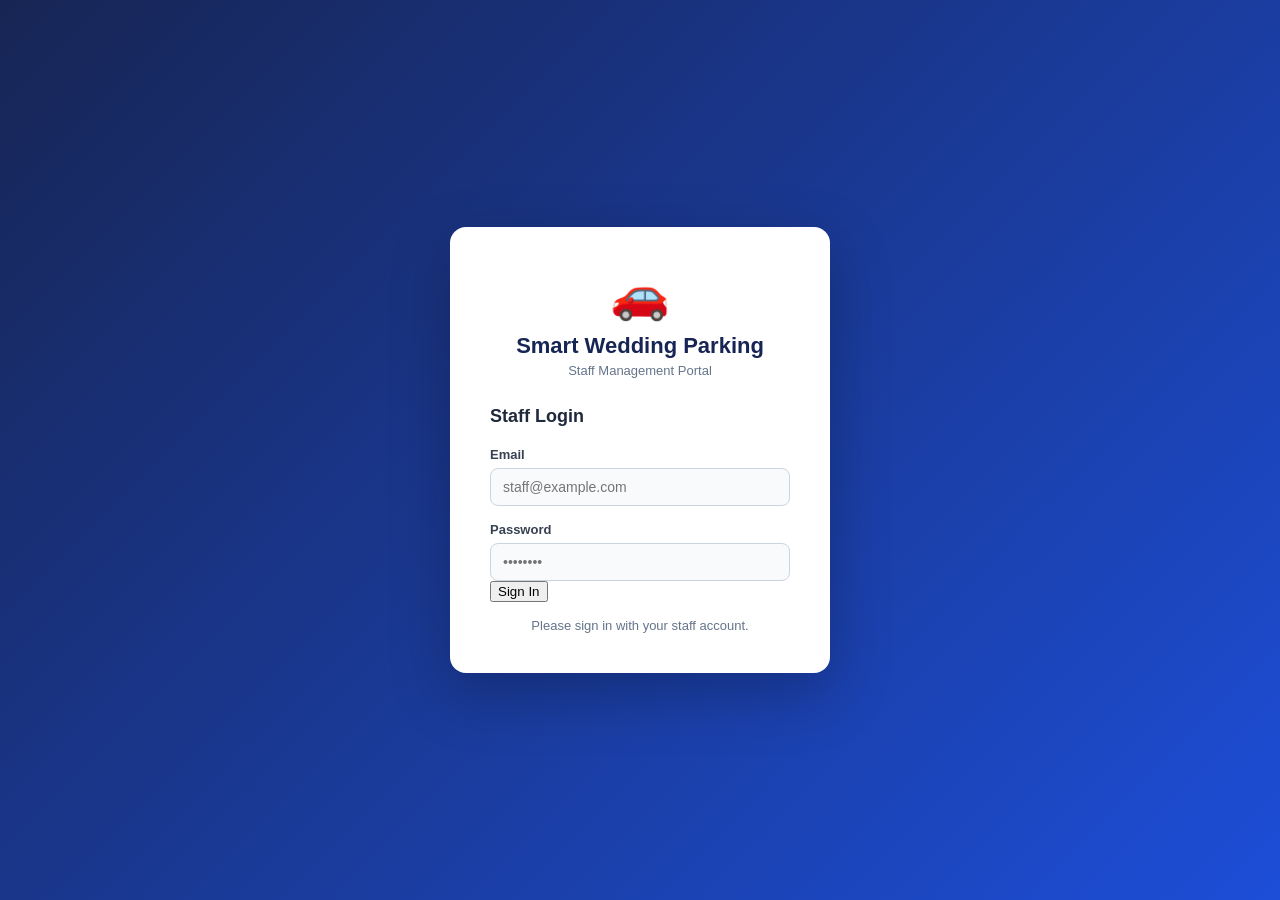
<file: frontend/index.html>
<!DOCTYPE html>
<html lang="en">
<head>
   <meta charset="UTF-8">
   <meta name="viewport" content="width=device-width, initial-scale=1.0">
   <title>Login | Smart Wedding Parking</title>
   <link rel="stylesheet" href="style.css">
</head>
<body class="login-page">
   <div class="login-wrapper">
       <div class="login-card">
           <div class="login-header">
               <span class="login-icon">🚗</span>
               <h1>Smart Wedding Parking</h1>
               <p>Staff Management Portal</p>
           </div>
           <section id="login-section">
               <h2>Staff Login</h2>
               <form id="login-form">
                   <label for="email">Email</label>
                   <input
                       type="email"
                       id="email"
                       placeholder="staff@example.com"
                       required
                       autocomplete="username"
                   >
                   <label for="password">Password</label>
                   <input
                       type="password"
                       id="password"
                       placeholder="••••••••"
                       required
                       autocomplete="current-password"
                   >
                   <button type="submit" id="login-btn">Sign In</button>
               </form>
           </section>
           <p id="status" class="status-msg">Please sign in with your staff account.</p>
       </div>
   </div>
   <script type="module">
       import { getStaffProfile, supabase } from './app.js';
       const status = document.getElementById('status');
       const loginForm = document.getElementById('login-form');
       const loginBtn = document.getElementById('login-btn');
       // If already logged in, redirect to dashboard
       const { data: { session } } = await supabase.auth.getSession();
       if (session) {
           window.location.href = 'dashboard.html';
       }
       loginForm.addEventListener('submit', async (e) => {
           e.preventDefault();
           loginBtn.disabled = true;
           loginBtn.textContent = 'Signing in...';
           status.textContent = '';
           const email = document.getElementById('email').value;
           const password = document.getElementById('password').value;
           const { data, error } = await supabase.auth.signInWithPassword({ email, password });
           if (error) {
               status.textContent = 'Login failed: ' + error.message;
               status.style.color = '#dc2626';
               loginBtn.disabled = false;
               loginBtn.textContent = 'Sign In';
               return;
           }
           // Check staff profile exists
           const { profile, error: profileError } = await getStaffProfile(data.user.id);
           if (profileError || !profile || !['admin', 'manager', 'attendant'].includes(profile.role)) {
               status.textContent = 'This account is not enabled for staff access. Contact the administrator.';
               status.style.color = '#dc2626';
               await supabase.auth.signOut();
               loginBtn.disabled = false;
               loginBtn.textContent = 'Sign In';
               return;
           }
           window.location.href = 'dashboard.html';
       });
   </script>
</body>
</html>
</file>
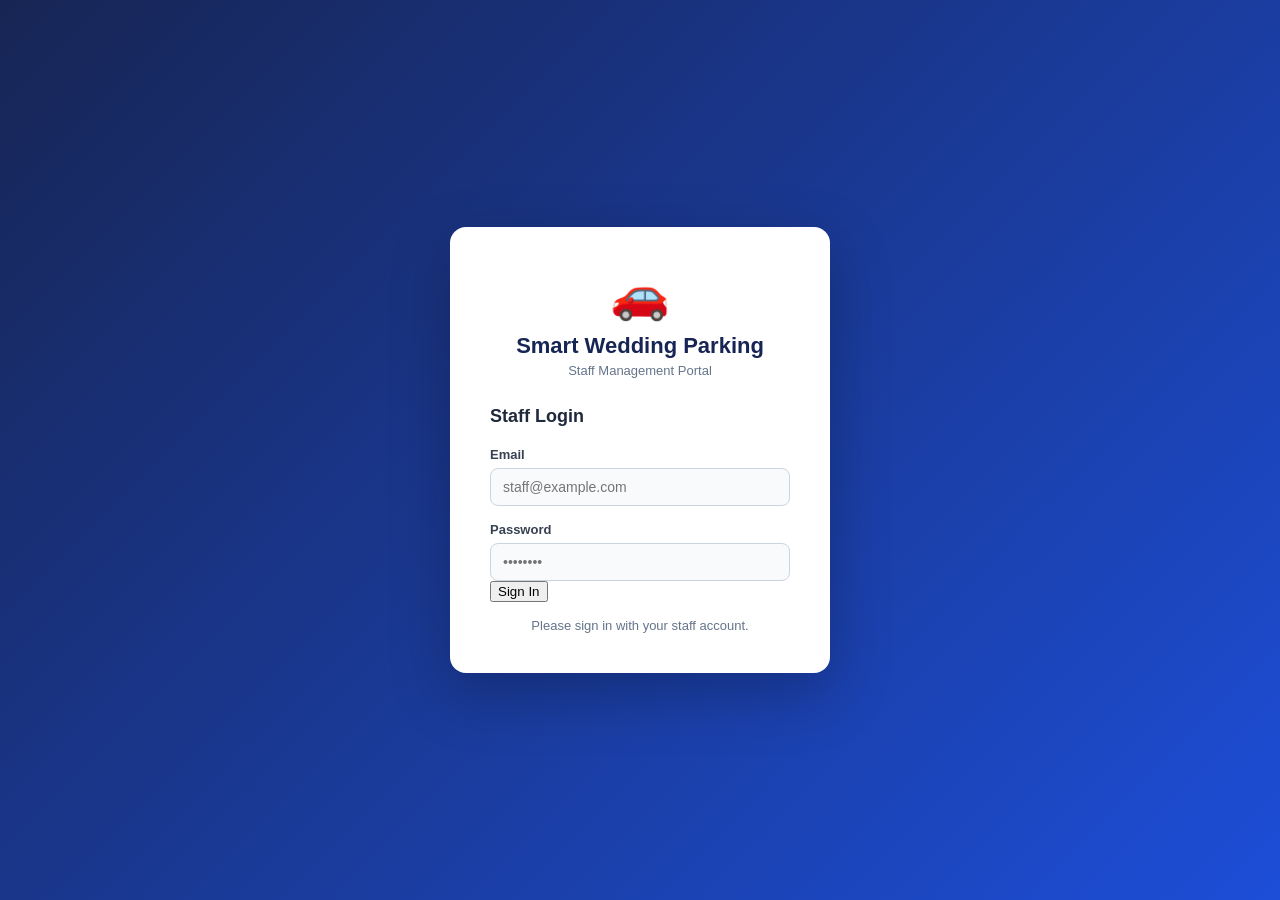
<file: wedding1/frontend/index.html>
<!DOCTYPE html>
<html lang="en">
<head>
   <meta charset="UTF-8">
   <meta name="viewport" content="width=device-width, initial-scale=1.0">
   <title>Login | Smart Wedding Parking</title>
   <link rel="stylesheet" href="style.css">
</head>
<body class="login-page">
   <div class="login-wrapper">
       <div class="login-card">
           <div class="login-header">
               <span class="login-icon">🚗</span>
               <h1>Smart Wedding Parking</h1>
               <p>Staff Management Portal</p>
           </div>
           <section id="login-section">
               <h2>Staff Login</h2>
               <form id="login-form">
                   <label for="email">Email</label>
                   <input
                       type="email"
                       id="email"
                       placeholder="staff@example.com"
                       required
                       autocomplete="username"
                   >
                   <label for="password">Password</label>
                   <input
                       type="password"
                       id="password"
                       placeholder="••••••••"
                       required
                       autocomplete="current-password"
                   >
                   <button type="submit" id="login-btn">Sign In</button>
               </form>
           </section>
           <p id="status" class="status-msg">Please sign in with your staff account.</p>
       </div>
   </div>
   <script type="module">
       import { supabase } from './app.js';
       const status = document.getElementById('status');
       const loginForm = document.getElementById('login-form');
       const loginBtn = document.getElementById('login-btn');
       // If already logged in, redirect to dashboard
       const { data: { session } } = await supabase.auth.getSession();
       if (session) {
           window.location.href = 'dashboard.html';
       }
       loginForm.addEventListener('submit', async (e) => {
           e.preventDefault();
           loginBtn.disabled = true;
           loginBtn.textContent = 'Signing in...';
           status.textContent = '';
           const email = document.getElementById('email').value;
           const password = document.getElementById('password').value;
           const { data, error } = await supabase.auth.signInWithPassword({ email, password });
           if (error) {
               status.textContent = 'Login failed: ' + error.message;
               status.style.color = '#dc2626';
               loginBtn.disabled = false;
               loginBtn.textContent = 'Sign In';
               return;
           }
           // Check staff profile exists
           const { data: profile, error: profileError } = await supabase
               .from('profiles')
               .select('full_name, role')
               .eq('id', data.user.id)
               .single();
           if (profileError || !profile) {
               status.textContent = 'Could not load staff profile. Contact the administrator.';
               status.style.color = '#dc2626';
               await supabase.auth.signOut();
               loginBtn.disabled = false;
               loginBtn.textContent = 'Sign In';
               return;
           }
           window.location.href = 'dashboard.html';
       });
   </script>
</body>
</html>
</file>
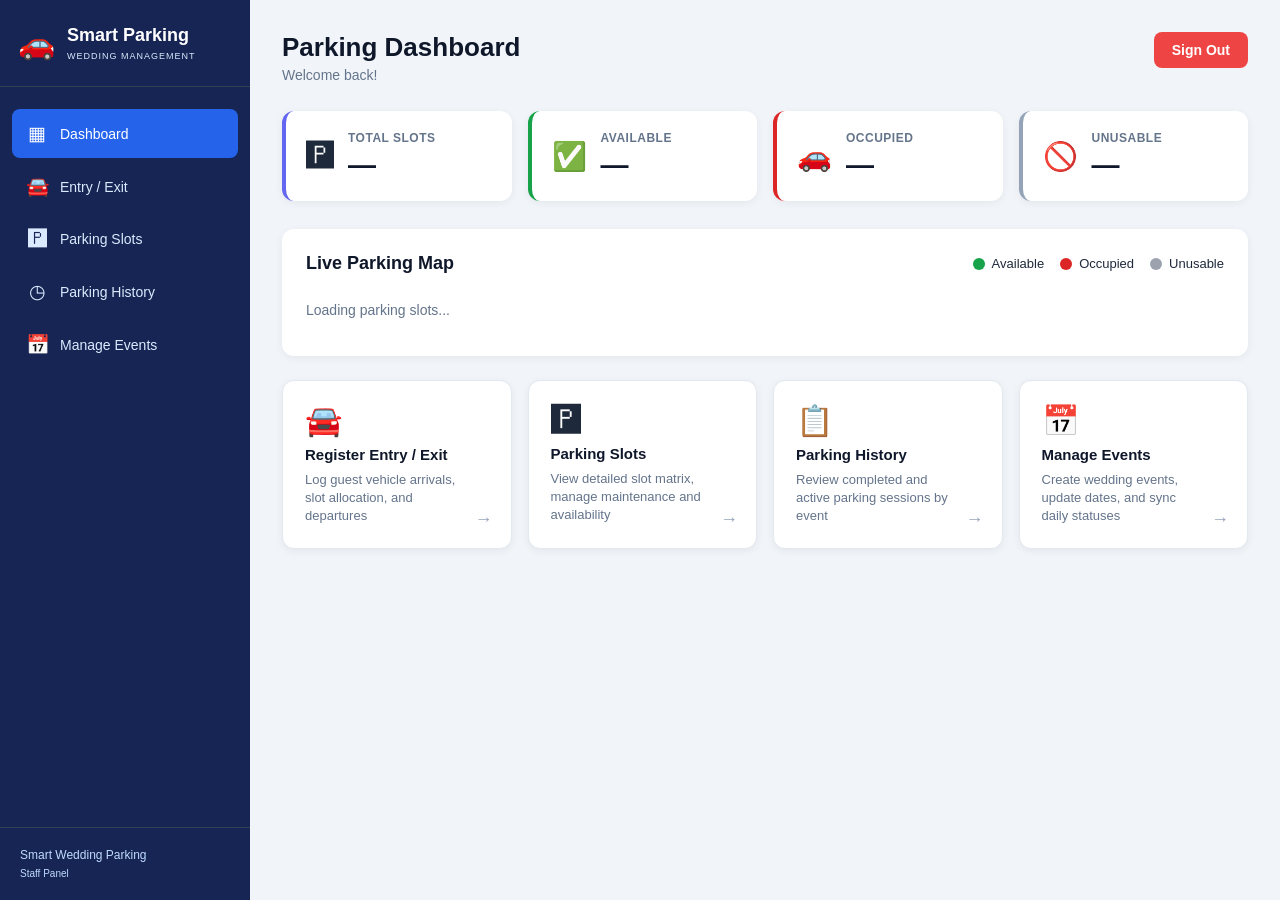
<file: frontend/dashboard.html>
<!DOCTYPE html>
<html lang="en">
<head>
    <meta charset="UTF-8">
    <meta name="viewport" content="width=device-width, initial-scale=1.0">
    <title>Dashboard | Smart Wedding Parking</title>
    <link rel="stylesheet" href="style.css">
</head>
<body>

    <div id="sidebar-container"></div>

    <main class="dashboard-content">

        <div class="page-header">
            <div>
                <h1>Parking Dashboard</h1>
                <p id="welcome-msg" class="welcome-msg">Welcome back!</p>
            </div>
            <button id="logout-button" class="logout-btn">Sign Out</button>
        </div>

        <!-- Live Active Event Banner (Dynamically populated) -->
        <div id="event-banner-container"></div>

        <!-- Stats cards -->
        <div class="stats-row">
            <div class="stat-card stat-total">
                <span class="stat-icon">🅿</span>
                <div>
                    <p class="stat-label">Total Slots</p>
                    <p class="stat-value" id="total-count">—</p>
                </div>
            </div>
            <div class="stat-card stat-available">
                <span class="stat-icon">✅</span>
                <div>
                    <p class="stat-label">Available</p>
                    <p class="stat-value" id="available-count">—</p>
                </div>
            </div>
            <div class="stat-card stat-occupied">
                <span class="stat-icon">🚗</span>
                <div>
                    <p class="stat-label">Occupied</p>
                    <p class="stat-value" id="occupied-count">—</p>
                </div>
            </div>
            <div class="stat-card stat-unavailable">
                <span class="stat-icon">🚫</span>
                <div>
                    <p class="stat-label">Unusable</p>
                    <p class="stat-value" id="unavailable-count">—</p>
                </div>
            </div>
        </div>

        <!-- Parking Grid -->
        <section class="section-card">
            <div class="section-card-header">
                <h2>Live Parking Map</h2>
                <div class="legend">
                    <span><i class="dot available"></i> Available</span>
                    <span><i class="dot occupied"></i> Occupied</span>
                    <span><i class="dot unavailable"></i> Unusable</span>
                </div>
            </div>
            <div id="parking-grid" class="parking-grid"></div>
            <p id="grid-status" class="loading-msg">Loading parking slots...</p>
        </section>

        <!-- Bottom Quick Navigation Links -->
        <div class="quick-links">
            <a href="entry-exit.html" class="quick-card" id="link-entry-exit">
                <span class="quick-icon">🚘</span>
                <strong>Register Entry / Exit</strong>
                <p>Log guest vehicle arrivals, slot allocation, and departures</p>
                <span class="quick-arrow">&rarr;</span>
            </a>
            <a href="parking-slots.html" class="quick-card" id="link-parking-slots">
                <span class="quick-icon">🅿</span>
                <strong>Parking Slots</strong>
                <p>View detailed slot matrix, manage maintenance and availability</p>
                <span class="quick-arrow">&rarr;</span>
            </a>
            <a href="history.html" class="quick-card" id="link-history">
                <span class="quick-icon">📋</span>
                <strong>Parking History</strong>
                <p>Review completed and active parking sessions by event</p>
                <span class="quick-arrow">&rarr;</span>
            </a>
            <a href="events.html" class="quick-card" id="link-events">
                <span class="quick-icon">📅</span>
                <strong>Manage Events</strong>
                <p>Create wedding events, update dates, and sync daily statuses</p>
                <span class="quick-arrow">&rarr;</span>
            </a>
        </div>

    </main>

    <script type="module">
        import { getStaffProfile, supabase, signOutAndRedirect } 
        from './app.js';

        // Auth guard
        const { data: { session } } = await supabase.auth.getSession();
        if (!session) { window.location.href = 'index.html'; }

        // Welcome message
        const { profile } = await getStaffProfile(session.user.id);

        if (profile) {
            document.getElementById('welcome-msg').textContent =
                `Welcome back, ${profile.full_name} (${profile.role})`;
        }

        // Logout
        document.getElementById('logout-button').addEventListener('click', async () => {
            await signOutAndRedirect();
        });

        // Sync event statuses automatically everyday based on current date
        async function syncDailyEventStatuses() {
            try {
                const todayStr = new Date().toISOString().split('T')[0];
                const { data: events } = await supabase
                    .from('wedding_events')
                    .select('event_id, event_name, event_date, status');

                if (!events) return;

                let activeEventToday = null;

                for (const ev of events) {
                    let expectedStatus = ev.status;
                    if (ev.event_date < todayStr && ev.status !== 'completed') {
                        expectedStatus = 'completed';
                    } else if (ev.event_date === todayStr && ev.status === 'planned') {
                        expectedStatus = 'active';
                    }

                    if (expectedStatus !== ev.status) {
                        await supabase
                            .from('wedding_events')
                            .update({ status: expectedStatus })
                            .eq('event_id', ev.event_id);
                        ev.status = expectedStatus;
                    }

                    if (ev.status === 'active') {
                        activeEventToday = ev;
                    }
                }

                // Render Banner
                renderEventBanner(activeEventToday);
            } catch (err) {
                console.warn('Daily status sync notice:', err);
            }
        }

        // Render Live Event Status Banner
        function renderEventBanner(activeEvent) {
            const container = document.getElementById('event-banner-container');
            if (!container) return;

            if (activeEvent) {
                container.innerHTML = `
                    <div class="active-banner">
                        <div class="banner-left">
                            <span class="pulse-dot"></span>
                            <div>
                                <strong>LIVE EVENT TODAY: ${activeEvent.event_name}</strong>
                                <p>Event Date: ${activeEvent.event_date} &bull; Parking system is ACTIVE and ready to allocate parking slots.</p>
                            </div>
                        </div>
                        <a href="entry-exit.html" class="btn-banner">Register Vehicle Entry &rarr;</a>
                    </div>
                `;
            } else {
                container.innerHTML = `
                    <div class="warning-banner">
                        <div class="banner-left">
                            <span style="font-size:22px;">⚠️</span>
                            <div>
                                <strong>No Active Wedding Event Today</strong>
                                <p>Vehicle registration requires an Active event. Update or add an event to enable parking entries.</p>
                            </div>
                        </div>
                        <a href="events.html" class="btn-banner">Manage Events &rarr;</a>
                    </div>
                `;
            }
        }

        // Fetch and render parking grid
        async function refreshParkingGrid() {
            const grid = document.getElementById('parking-grid');
            const gridStatus = document.getElementById('grid-status');

            try {
                const { data: slots, error: slotsError } = await supabase
                    .from('parking_slots')
                    .select('slot_id, slot_number, status')
                    .order('slot_number');

                if (slotsError) throw slotsError;

                const { data: sessions, error: sessionsError } = await supabase
                    .from('parking_sessions')
                    .select('slot_id, vehicles(registration_number)')
                    .is('exit_time', null);

                if (sessionsError) throw sessionsError;

                const vehicleBySlot = new Map();
                sessions.forEach(s => {
                    vehicleBySlot.set(s.slot_id, s.vehicles?.registration_number || 'Unknown');
                });

                const occupiedSlots = new Set(sessions.map(s => s.slot_id));
                const unavailableSlots = slots.filter(s => s.status === 'unavailable');
                const availableCount = slots.filter(s => s.status !== 'unavailable' && !occupiedSlots.has(s.slot_id)).length;

                document.getElementById('total-count').textContent = slots.length;
                document.getElementById('available-count').textContent = availableCount;
                document.getElementById('occupied-count').textContent = occupiedSlots.size;
                document.getElementById('unavailable-count').textContent = unavailableSlots.length;

                grid.replaceChildren();
                gridStatus.textContent = '';

                slots.forEach(slot => {
                    const occupied = occupiedSlots.has(slot.slot_id);
                    const state = slot.status === 'unavailable' ? 'unavailable'
                        : occupied ? 'occupied' : 'available';

                    const tile = document.createElement('div');
                    tile.className = `parking-slot ${state}`;
                    tile.title = occupied
                        ? `P${slot.slot_number} — ${vehicleBySlot.get(slot.slot_id)}`
                        : `P${slot.slot_number} — ${state}`;

                    tile.innerHTML = `
                        <div class="slot-number">P${slot.slot_number}</div>
                        <div class="slot-registration">${occupied ? vehicleBySlot.get(slot.slot_id) : 'No vehicle'}</div>
                        <div class="slot-status">${state.charAt(0).toUpperCase() + state.slice(1)}</div>
                    `;
                    grid.appendChild(tile);
                });

            } catch (err) {
                gridStatus.textContent = 'Could not load parking grid: ' + err.message;
            }
        }

        // Initialize
        await syncDailyEventStatuses();
        await refreshParkingGrid();
    </script>

    <script src="sidebar.js"></script>
</body>
</html>
</file>
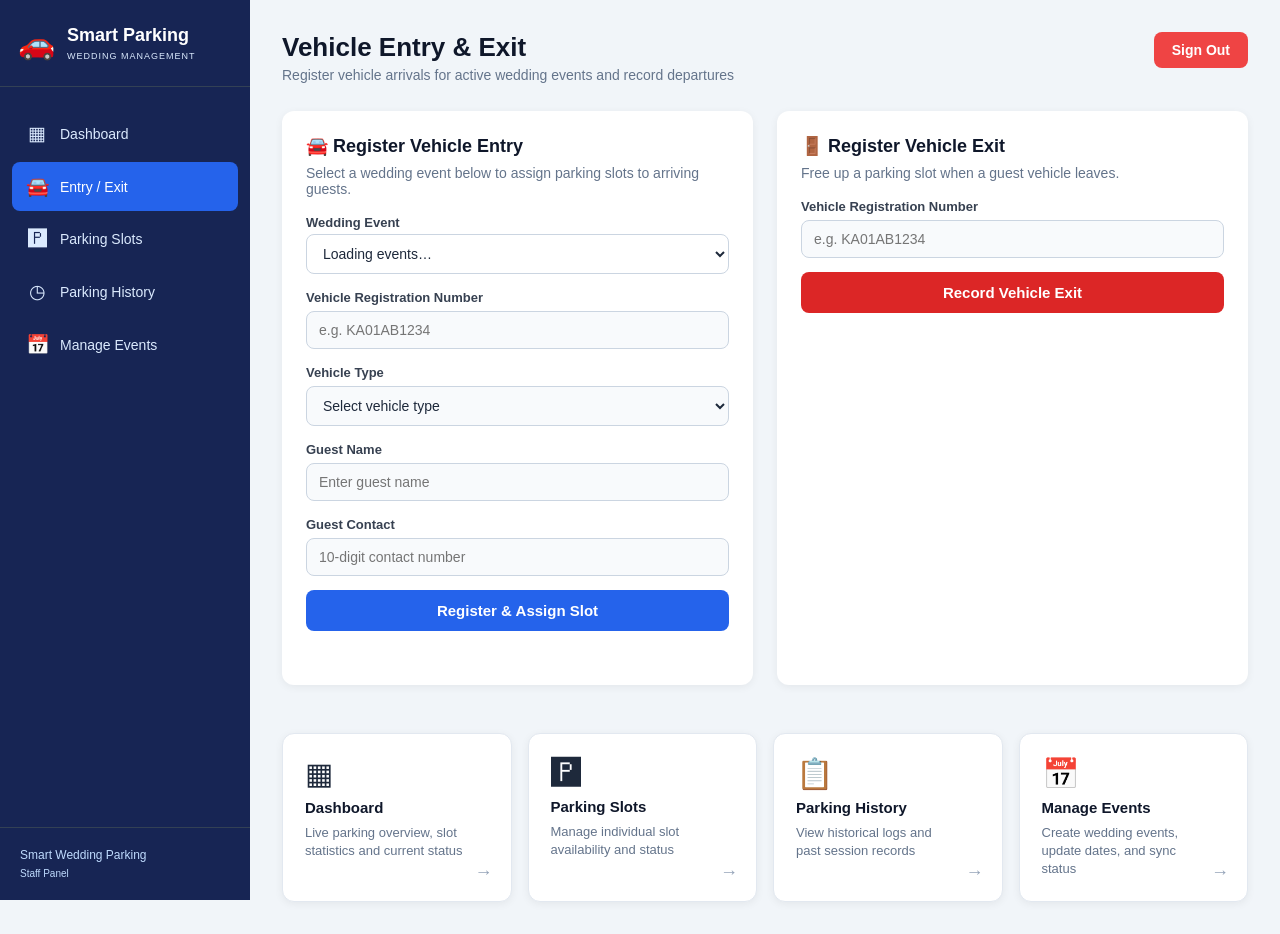
<file: frontend/entry-exit.html>
<!DOCTYPE html>
<html lang="en">
<head>
    <meta charset="UTF-8">
    <meta name="viewport" content="width=device-width, initial-scale=1.0">
    <title>Entry / Exit | Smart Wedding Parking</title>
    <link rel="stylesheet" href="style.css">
</head>
<body>

    <div id="sidebar-container"></div>

    <main class="dashboard-content">
        <div class="page-header">
            <div>
                <h1>Vehicle Entry &amp; Exit</h1>
                <p class="welcome-msg">Register vehicle arrivals for active wedding events and record departures</p>
            </div>
            <button id="logout-button" class="logout-btn">Sign Out</button>
        </div>

        <!-- Active Event Status Notification Banner -->
        <div id="active-event-alert"></div>

        <div class="two-col-grid">
            <!-- ── VEHICLE ENTRY ── -->
            <section class="section-card">
                <div class="section-card-header">
                    <h2>🚘 Register Vehicle Entry</h2>
                </div>
                <p class="section-desc">Select a wedding event below to assign parking slots to arriving guests.</p>

                <div style="margin-bottom:12px;">
                    <label for="event-select" style="font-weight:600; font-size:13px; display:block; margin-bottom:4px;">Wedding Event</label>
                    <select id="event-select" required style="width:100%; padding:10px 12px; border-radius:8px; border:1px solid #cbd5e1; font-size:14px; background:#fff;">
                        <option value="">Loading events…</option>
                    </select>
                </div>

                <!-- Action Bar for Event Status / Quick Activation -->
                <div id="event-action-bar" style="margin: 8px 0 16px; display: none;"></div>

                <form id="vehicle-entry-form">
                    <label for="registration-number">Vehicle Registration Number</label>
                    <input
                        type="text"
                        id="registration-number"
                        placeholder="e.g. KA01AB1234"
                        required
                        pattern="[A-Za-z0-9]{10}"
                        minlength="10"
                        maxlength="10"
                        title="Enter exactly 10 letters or digits"
                    >

                    <label for="vehicle-type">Vehicle Type</label>
                    <select id="vehicle-type" required>
                        <option value="">Select vehicle type</option>
                        <option value="car">Car</option>
                        <option value="suv">SUV</option>
                        <option value="bike">Bike</option>
                        <option value="van">Van</option>
                        <option value="other">Other</option>
                    </select>

                    <label for="guest-name">Guest Name</label>
                    <input
                        type="text"
                        id="guest-name"
                        placeholder="Enter guest name"
                    >

                    <label for="guest-contact">Guest Contact</label>
                    <input
                        type="tel"
                        id="guest-contact"
                        placeholder="10-digit contact number"
                        required
                        pattern="[0-9]{10}"
                        minlength="10"
                        maxlength="10"
                    >

                    <button type="submit" id="register-vehicle-button" class="btn-primary" style="margin-top: 14px;">
                        Register &amp; Assign Slot
                    </button>
                    <p id="entry-status" class="form-status" role="status"></p>
                </form>
            </section>

            <!-- ── VEHICLE EXIT ── -->
            <section class="section-card">
                <div class="section-card-header">
                    <h2>🚪 Register Vehicle Exit</h2>
                </div>
                <p class="section-desc">Free up a parking slot when a guest vehicle leaves.</p>

                <form id="vehicle-exit-form">
                    <label for="exit-registration-number">Vehicle Registration Number</label>
                    <input
                        type="text"
                        id="exit-registration-number"
                        placeholder="e.g. KA01AB1234"
                        required
                        maxlength="20"
                    >

                    <button type="submit" id="register-exit-button" class="btn-danger" style="margin-top: 14px;">
                        Record Vehicle Exit
                    </button>
                    <p id="exit-status" class="form-status" role="status"></p>
                </form>
            </section>
        </div>

        <!-- Bottom Quick Navigation Links -->
        <div class="quick-links">
            <a href="dashboard.html" class="quick-card">
                <span class="quick-icon">▦</span>
                <strong>Dashboard</strong>
                <p>Live parking overview, slot statistics and current status</p>
                <span class="quick-arrow">&rarr;</span>
            </a>
            <a href="parking-slots.html" class="quick-card">
                <span class="quick-icon">🅿</span>
                <strong>Parking Slots</strong>
                <p>Manage individual slot availability and status</p>
                <span class="quick-arrow">&rarr;</span>
            </a>
            <a href="history.html" class="quick-card">
                <span class="quick-icon">📋</span>
                <strong>Parking History</strong>
                <p>View historical logs and past session records</p>
                <span class="quick-arrow">&rarr;</span>
            </a>
            <a href="events.html" class="quick-card">
                <span class="quick-icon">📅</span>
                <strong>Manage Events</strong>
                <p>Create wedding events, update dates, and sync status</p>
                <span class="quick-arrow">&rarr;</span>
            </a>
        </div>
    </main>

    <script type="module">
        import { apiRequest, requireRole, signOutAndRedirect } from './app.js';

        // Allow all staff (admin, manager, attendant) on entry-exit
        const access = await requireRole(['admin', 'manager', 'attendant']);
        if (access) {
            document.getElementById('logout-button').addEventListener('click', async () => {
                await signOutAndRedirect();
            });

            const todayStr = new Date().toISOString().split('T')[0];
            const eventSelect = document.getElementById('event-select');
            const actionBar = document.getElementById('event-action-bar');
            const alertContainer = document.getElementById('active-event-alert');
            const submitBtn = document.getElementById('register-vehicle-button');

            let allEvents = [];

            // Dual-capable event fetcher
            async function fetchEvents() {
                try {
                    const res = await apiRequest('/api/events');
                    if (res && res.events) return res.events;
                } catch (e) {
                    console.warn('API event fetch notice, trying Supabase directly:', e);
                }
                const { data, error } = await supabase
                    .from('wedding_events')
                    .select('event_id, event_name, event_date, status')
                    .order('event_date', { ascending: false });
                if (error) throw error;
                return data || [];
            }

            // Dual-capable status updater
            async function activateEvent(eventId) {
                try {
                    await apiRequest(`/api/events/${eventId}`, {
                        method: 'PUT',
                        body: JSON.stringify({ status: 'active' })
                    });
                    return;
                } catch (e) {
                    console.warn('API update notice, updating via Supabase directly:', e);
                }
                await supabase
                    .from('wedding_events')
                    .update({ status: 'active' })
                    .eq('event_id', eventId);
            }

            async function loadEvents() {
                eventSelect.replaceChildren();
                const placeholder = document.createElement('option');
                placeholder.value = '';
                placeholder.textContent = 'Loading events…';
                eventSelect.appendChild(placeholder);

                try {
                    allEvents = await fetchEvents();
                    renderEventDropdown();
                } catch (error) {
                    eventSelect.replaceChildren();
                    const option = document.createElement('option');
                    option.value = '';
                    option.textContent = 'Could not load events';
                    eventSelect.appendChild(option);
                    document.getElementById('entry-status').textContent = '❌ Could not load events: ' + error.message;
                    document.getElementById('entry-status').style.color = '#dc2626';
                }
            }

            function renderEventDropdown() {
                eventSelect.replaceChildren();
                actionBar.replaceChildren();
                actionBar.style.display = 'none';

                if (allEvents.length === 0) {
                    const opt = document.createElement('option');
                    opt.value = '';
                    opt.textContent = '⚠️ No events found';
                    eventSelect.appendChild(opt);

                    alertContainer.innerHTML = `
                        <div class="warning-banner" style="display:flex; justify-content:space-between; align-items:center; flex-wrap:wrap; gap:10px; background:#fef3c7; border:1px solid #f59e0b; padding:14px; border-radius:10px; margin-bottom:20px;">
                            <div>
                                <strong style="color:#92400e;">⚠️ No Wedding Events Exist</strong>
                                <p style="margin:4px 0 0; color:#78350f; font-size:13px;">Create an event in Manage Events to start parking registration.</p>
                            </div>
                            <a href="events.html" class="btn-primary" style="text-decoration:none; padding:8px 16px; font-size:13px;">➕ Add Event &rarr;</a>
                        </div>
                    `;
                    submitBtn.disabled = true;
                    return;
                }

                const activeEvents = allEvents.filter(e => e.status === 'active');
                const otherEvents = allEvents.filter(e => e.status !== 'active');

                // Default placeholder option
                const defaultOpt = document.createElement('option');
                defaultOpt.value = '';
                defaultOpt.textContent = activeEvents.length > 0 ? '-- Select Wedding Event --' : '-- Select Event to Activate --';
                eventSelect.appendChild(defaultOpt);

                // Add active events first
                if (activeEvents.length > 0) {
                    const activeGroup = document.createElement('optgroup');
                    activeGroup.label = '── Active Events (Ready for Parking) ──';
                    activeEvents.forEach((e, idx) => {
                        const opt = document.createElement('option');
                        opt.value = e.event_id;
                        opt.textContent = `🟢 ${e.event_name} (${e.event_date}) — ACTIVE`;
                        if (idx === 0) {
                            opt.selected = true; // Pre-select first active event
                        }
                        activeGroup.appendChild(opt);
                    });
                    eventSelect.appendChild(activeGroup);
                }

                // Add all other events (planned / completed)
                if (otherEvents.length > 0) {
                    const otherGroup = document.createElement('optgroup');
                    otherGroup.label = '── Other Events (Planned / Completed) ──';
                    otherEvents.forEach(e => {
                        const opt = document.createElement('option');
                        opt.value = e.event_id;
                        const icon = e.status === 'planned' ? '🔵' : '⚪';
                        opt.textContent = `${icon} ${e.event_name} (${e.event_date}) [${e.status.toUpperCase()}]`;
                        otherGroup.appendChild(opt);
                    });
                    eventSelect.appendChild(otherGroup);
                }

                updateSelectedEventState();
            }

            function updateSelectedEventState() {
                const selectedId = eventSelect.value;
                const ev = allEvents.find(e => String(e.event_id) === String(selectedId));

                if (!ev) {
                    submitBtn.disabled = true;
                    actionBar.style.display = 'none';
                    alertContainer.innerHTML = `
                        <div class="warning-banner" style="background:#fef3c7; border:1px solid #f59e0b; padding:14px; border-radius:10px; margin-bottom:20px; display:flex; justify-content:space-between; align-items:center; flex-wrap:wrap; gap:10px;">
                            <div>
                                <strong style="color:#92400e;">⚠️ Please select an active wedding event</strong>
                                <p style="margin:4px 0 0; color:#78350f; font-size:13px;">Choose an event from the dropdown above to begin registering vehicles.</p>
                            </div>
                            <a href="events.html" class="btn-primary" style="text-decoration:none; padding:8px 16px; font-size:13px;">Manage Events &rarr;</a>
                        </div>
                    `;
                    return;
                }

                if (ev.status === 'active') {
                    submitBtn.disabled = false;
                    actionBar.style.display = 'none';
                    alertContainer.innerHTML = `
                        <div class="active-banner" style="background:#ecfdf5; border:1px solid #10b981; padding:14px; border-radius:10px; margin-bottom:20px; display:flex; justify-content:space-between; align-items:center;">
                            <div>
                                <strong style="color:#065f46;">🟢 ACTIVE EVENT: ${ev.event_name}</strong>
                                <p style="margin:4px 0 0; color:#047857; font-size:13px;">Date: ${ev.event_date} &bull; System is ready to register guest vehicles and assign parking slots.</p>
                            </div>
                            <span class="badge badge-active" style="padding:4px 12px; background:#10b981; color:white; border-radius:20px; font-size:12px; font-weight:bold;">READY</span>
                        </div>
                    `;
                } else {
                    submitBtn.disabled = true;
                    alertContainer.innerHTML = `
                        <div class="warning-banner" style="background:#eff6ff; border:1px solid #3b82f6; padding:14px; border-radius:10px; margin-bottom:20px; display:flex; justify-content:space-between; align-items:center; flex-wrap:wrap; gap:10px;">
                            <div>
                                <strong style="color:#1e40af;">Event "${ev.event_name}" is currently ${ev.status.toUpperCase()}</strong>
                                <p style="margin:4px 0 0; color:#1e3a8a; font-size:13px;">Vehicle entry requires an ACTIVE event. Click <strong>Activate Event</strong> to enable vehicle entries for this event.</p>
                            </div>
                            <button type="button" id="banner-activate-btn" class="btn-primary" style="padding:8px 18px; font-size:13px; background:#16a34a; border:none; cursor:pointer;">
                                ⚡ Activate Event Now
                            </button>
                        </div>
                    `;

                    document.getElementById('banner-activate-btn')?.addEventListener('click', async () => {
                        const btn = document.getElementById('banner-activate-btn');
                        btn.disabled = true;
                        btn.textContent = 'Activating…';
                        try {
                            await activateEvent(ev.event_id);
                            ev.status = 'active';
                            await loadEvents();
                            eventSelect.value = ev.event_id;
                            updateSelectedEventState();
                        } catch (err) {
                            alert('Could not activate event: ' + err.message);
                            btn.disabled = false;
                        }
                    });

                    actionBar.style.display = 'block';
                    actionBar.innerHTML = `
                        <div style="background:#f8fafc; border:1px solid #cbd5e1; border-radius:8px; padding:10px 14px; display:flex; justify-content:space-between; align-items:center; gap:10px;">
                            <span style="font-size:13px; color:#475569;">Event is ${ev.status.toUpperCase()}. Activate it to enable the registration button below:</span>
                            <button type="button" id="inline-activate-btn" class="btn-primary" style="padding:6px 14px; font-size:12px; background:#16a34a; border:none; cursor:pointer;">
                                ⚡ Activate Event
                            </button>
                        </div>
                    `;

                    document.getElementById('inline-activate-btn')?.addEventListener('click', async () => {
                        const btn = document.getElementById('inline-activate-btn');
                        btn.disabled = true;
                        btn.textContent = 'Activating…';
                        try {
                            await activateEvent(ev.event_id);
                            ev.status = 'active';
                            await loadEvents();
                            eventSelect.value = ev.event_id;
                            updateSelectedEventState();
                        } catch (err) {
                            alert('Could not activate event: ' + err.message);
                            btn.disabled = false;
                        }
                    });
                }
            }

            eventSelect.addEventListener('change', updateSelectedEventState);

            await loadEvents();

            // Vehicle Entry Form Submit (Dual-capable)
            document.getElementById('vehicle-entry-form').addEventListener('submit', async (e) => {
                e.preventDefault();
                const statusEl = document.getElementById('entry-status');

                const selectedId = eventSelect.value;
                if (!selectedId) {
                    statusEl.textContent = '⚠️ Please select an active wedding event first.';
                    statusEl.style.color = '#dc2626';
                    return;
                }

                const regNumber = document.getElementById('registration-number').value.trim().toUpperCase();
                const vehicleType = document.getElementById('vehicle-type').value;
                const guestName = document.getElementById('guest-name').value.trim();
                const guestContact = document.getElementById('guest-contact').value.trim();

                submitBtn.disabled = true;
                statusEl.textContent = 'Registering vehicle and assigning slot…';
                statusEl.style.color = '#64748b';

                let assignedSlot = null;

                // 1. Try Backend API
                try {
                    const result = await apiRequest('/api/entry', {
                        method: 'POST',
                        body: JSON.stringify({
                            event_id: selectedId,
                            registration_number: regNumber,
                            vehicle_type: vehicleType,
                            guest_name: guestName,
                            guest_contact: guestContact
                        })
                    });
                    assignedSlot = result.assigned_slot_number;
                } catch (apiError) {
                    console.warn('API entry notice, attempting direct DB procedure:', apiError);

                    // 2. Direct Supabase Fallback using register_vehicle_entry RPC
                    try {
                        // Ensure vehicle exists in vehicles table
                        const { data: vehicleData, error: vehErr } = await supabase
                            .from('vehicles')
                            .upsert(
                                { registration_number: regNumber, vehicle_type: vehicleType, guest_name: guestName, guest_contact: guestContact },
                                { onConflict: 'registration_number' }
                            )
                            .select('vehicle_id')
                            .single();

                        if (vehErr) throw vehErr;

                        const { data: rpcData, error: rpcErr } = await supabase.rpc('register_vehicle_entry', {
                            p_event_id: Number(selectedId),
                            p_vehicle_id: vehicleData.vehicle_id
                        });

                        if (rpcErr) throw rpcErr;
                        assignedSlot = rpcData && rpcData[0] ? rpcData[0].assigned_slot_number : 'allocated';
                    } catch (dbErr) {
                        statusEl.textContent = '❌ Entry failed: ' + (dbErr.message || apiError.message);
                        statusEl.style.color = '#dc2626';
                        submitBtn.disabled = false;
                        return;
                    }
                }

                statusEl.textContent = `✅ Success! Guest registered and assigned to parking slot P${assignedSlot}`;
                statusEl.style.color = '#16a34a';
                e.target.reset();
                document.getElementById('registration-number').focus();
                submitBtn.disabled = false;
            });

            // Vehicle Exit Form Submit (Dual-capable)
            document.getElementById('vehicle-exit-form').addEventListener('submit', async (e) => {
                e.preventDefault();
                const statusEl = document.getElementById('exit-status');
                const exitBtn = document.getElementById('register-exit-button');
                const regNumber = document.getElementById('exit-registration-number').value.trim().toUpperCase();

                exitBtn.disabled = true;
                statusEl.textContent = 'Recording vehicle exit…';
                statusEl.style.color = '#64748b';

                let freedSlot = null;

                try {
                    const result = await apiRequest('/api/exit', {
                        method: 'POST',
                        body: JSON.stringify({ registration_number: regNumber })
                    });
                    freedSlot = result.freed_slot_number;
                } catch (apiError) {
                    console.warn('API exit notice, trying direct DB RPC:', apiError);
                    try {
                        const { data: rpcData, error: rpcErr } = await supabase.rpc('register_vehicle_exit', {
                            p_registration_number: regNumber
                        });
                        if (rpcErr) throw rpcErr;
                        freedSlot = rpcData && rpcData[0] ? rpcData[0].freed_slot_number : 'released';
                    } catch (dbErr) {
                        statusEl.textContent = '❌ Exit failed: ' + (dbErr.message || apiError.message);
                        statusEl.style.color = '#dc2626';
                        exitBtn.disabled = false;
                        return;
                    }
                }

                statusEl.textContent = `✅ Vehicle exited. Slot P${freedSlot} is now free and available.`;
                statusEl.style.color = '#16a34a';
                e.target.reset();
                document.getElementById('exit-registration-number').focus();
                exitBtn.disabled = false;
            });
        }
    </script>
    <script src="sidebar.js"></script>
</body>
</html>
</file>
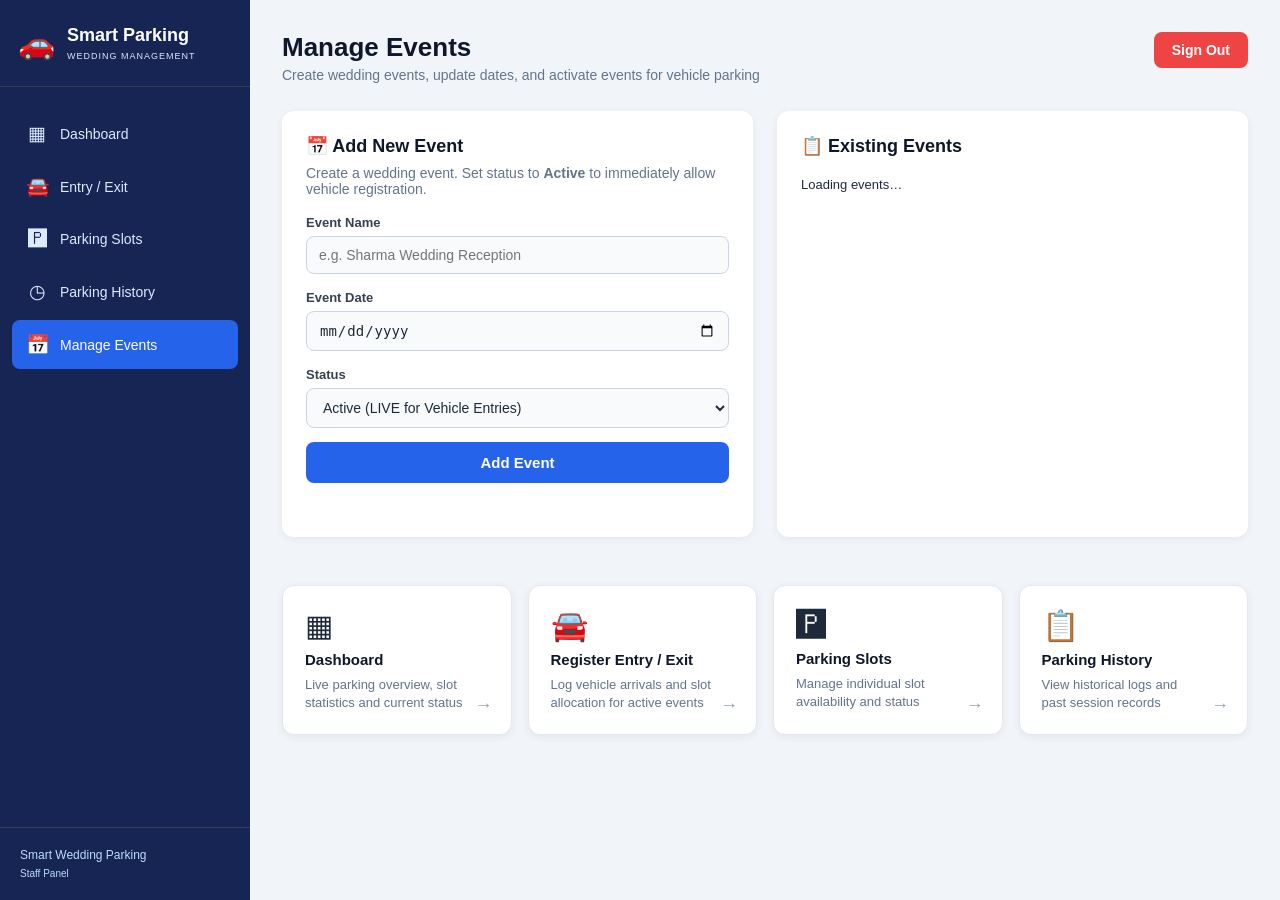
<file: frontend/events.html>
<!DOCTYPE html>
<html lang="en">
<head>
    <meta charset="UTF-8">
    <meta name="viewport" content="width=device-width, initial-scale=1.0">
    <title>Manage Events | Smart Wedding Parking</title>
    <link rel="stylesheet" href="style.css">
</head>
<body>

    <div id="sidebar-container"></div>

    <main class="dashboard-content">
        <div class="page-header">
            <div>
                <h1>Manage Events</h1>
                <p class="welcome-msg">Create wedding events, update dates, and activate events for vehicle parking</p>
            </div>
            <button id="logout-button" class="logout-btn">Sign Out</button>
        </div>

        <div class="two-col-grid">
            <!-- Add Event Form -->
            <section class="section-card">
                <div class="section-card-header">
                    <h2>📅 Add New Event</h2>
                </div>
                <p class="section-desc">Create a wedding event. Set status to <strong>Active</strong> to immediately allow vehicle registration.</p>

                <form id="add-event-form">
                    <label for="event-name">Event Name</label>
                    <input
                        type="text"
                        id="event-name"
                        name="event_name"
                        placeholder="e.g. Sharma Wedding Reception"
                        required
                    >

                    <label for="event-date">Event Date</label>
                    <input
                        type="date"
                        id="event-date"
                        name="event_date"
                        required
                    >

                    <label for="event-status">Status</label>
                    <select id="event-status" name="status" required>
                        <option value="active">Active (LIVE for Vehicle Entries)</option>
                        <option value="planned">Planned (Upcoming)</option>
                        <option value="completed">Completed (Concluded)</option>
                    </select>

                    <button type="submit" id="add-event-btn" class="btn-primary" style="margin-top:14px;">Add Event</button>
                    <p id="event-add-status" class="form-status" role="status"></p>
                </form>
            </section>

            <!-- Events List -->
            <section class="section-card">
                <div class="section-card-header" style="display:flex; justify-content:space-between; align-items:center; flex-wrap:wrap; gap:8px;">
                    <h2>📋 Existing Events</h2>
                    <span id="today-badge" style="font-size:12px; color:#64748b; font-weight:600;"></span>
                </div>
                <p id="events-list-status" class="form-status">Loading events…</p>
                <div id="events-list" class="events-list"></div>
            </section>
        </div>

        <!-- Bottom Quick Navigation Links -->
        <div class="quick-links">
            <a href="dashboard.html" class="quick-card">
                <span class="quick-icon">▦</span>
                <strong>Dashboard</strong>
                <p>Live parking overview, slot statistics and current status</p>
                <span class="quick-arrow">&rarr;</span>
            </a>
            <a href="entry-exit.html" class="quick-card">
                <span class="quick-icon">🚘</span>
                <strong>Register Entry / Exit</strong>
                <p>Log vehicle arrivals and slot allocation for active events</p>
                <span class="quick-arrow">&rarr;</span>
            </a>
            <a href="parking-slots.html" class="quick-card">
                <span class="quick-icon">🅿</span>
                <strong>Parking Slots</strong>
                <p>Manage individual slot availability and status</p>
                <span class="quick-arrow">&rarr;</span>
            </a>
            <a href="history.html" class="quick-card">
                <span class="quick-icon">📋</span>
                <strong>Parking History</strong>
                <p>View historical logs and past session records</p>
                <span class="quick-arrow">&rarr;</span>
            </a>
        </div>
    </main>

    <script type="module">
        import { apiRequest, requireRole, signOutAndRedirect } from './app.js';

        // Allow all staff (admin, manager, attendant) to access and manage events
        const access = await requireRole(['admin', 'manager', 'attendant']);
        if (access) {
            // Logout
            document.getElementById('logout-button').addEventListener('click', async () => {
                await signOutAndRedirect();
            });

            const todayStr = new Date().toISOString().split('T')[0];
            const todayBadge = document.getElementById('today-badge');
            if (todayBadge) {
                todayBadge.textContent = 'Today: ' + todayStr;
            }

            const dateInput = document.getElementById('event-date');
            if (dateInput) {
                dateInput.value = todayStr;
            }

            const statusBadgeClass = {
                active: 'badge-active',
                planned: 'badge-planned',
                completed: 'badge-completed'
            };

            // Helper to fetch events (dual-capable: API with Supabase fallback)
            async function fetchAllEvents() {
                try {
                    const res = await apiRequest('/api/events');
                    if (res && res.events) return res.events;
                } catch (e) {
                    console.warn('API events notice, fetching from Supabase directly:', e);
                }
                const { data, error } = await supabase
                    .from('wedding_events')
                    .select('event_id, event_name, event_date, status')
                    .order('event_date', { ascending: false });
                if (error) throw error;
                return data || [];
            }

            // Helper to update event status (dual-capable)
            async function setEventStatus(eventId, newStatus) {
                try {
                    await apiRequest(`/api/events/${eventId}`, {
                        method: 'PUT',
                        body: JSON.stringify({ status: newStatus })
                    });
                    return;
                } catch (e) {
                    console.warn('API update notice, updating via Supabase directly:', e);
                }
                const { error } = await supabase
                    .from('wedding_events')
                    .update({ status: newStatus })
                    .eq('event_id', eventId);
                if (error) throw error;
            }

            // Load existing events
            async function loadEvents() {
                const container = document.getElementById('events-list');
                const statusEl = document.getElementById('events-list-status');

                try {
                    const events = await fetchAllEvents();
                    statusEl.textContent = '';
                    container.replaceChildren();

                    if (!events || events.length === 0) {
                        statusEl.textContent = 'No events yet. Add your first event using the form.';
                        return;
                    }

                    events.forEach(event => {
                        const card = document.createElement('div');
                        card.className = 'event-item';
                        card.style.cssText = 'padding:14px; margin-bottom:12px; background:#fff; border:1px solid #e2e8f0; border-radius:10px; box-shadow:0 1px 3px rgba(0,0,0,0.05); display:flex; flex-direction:column; gap:10px;';

                        const isToday = event.event_date === todayStr;
                        const formattedDate = new Date(`${event.event_date}T00:00:00`).toLocaleDateString('en-IN', {
                            weekday: 'short',
                            year: 'numeric',
                            month: 'short',
                            day: 'numeric'
                        });

                        const topRow = document.createElement('div');
                        topRow.style.cssText = 'display:flex; justify-content:space-between; align-items:center;';

                        topRow.innerHTML = `
                            <div>
                                <strong style="font-size:15px; color:#0f172a;">${event.event_name}</strong>
                                <div style="font-size:12px; color:#64748b; margin-top:2px;">
                                    📅 ${formattedDate} ${isToday ? '<strong style="color:#2563eb;">(TODAY)</strong>' : ''}
                                </div>
                            </div>
                            <span class="badge ${statusBadgeClass[event.status] || 'badge-completed'}" style="padding:4px 10px; border-radius:20px; font-weight:600; font-size:12px;">
                                ${event.status.toUpperCase()}
                            </span>
                        `;

                        // Action buttons
                        const actionsRow = document.createElement('div');
                        actionsRow.style.cssText = 'display:flex; gap:8px; flex-wrap:wrap; align-items:center; padding-top:8px; border-top:1px dashed #e2e8f0;';

                        if (event.status !== 'active') {
                            const activateBtn = document.createElement('button');
                            activateBtn.type = 'button';
                            activateBtn.className = 'btn-sm btn-primary';
                            activateBtn.style.cssText = 'background:#16a34a; border:none; color:white; padding:6px 12px; border-radius:6px; cursor:pointer; font-size:12px; font-weight:bold;';
                            activateBtn.textContent = '🟢 Set Active';
                            activateBtn.onclick = async () => {
                                activateBtn.disabled = true;
                                activateBtn.textContent = 'Activating…';
                                try {
                                    await setEventStatus(event.event_id, 'active');
                                    await loadEvents();
                                } catch (err) {
                                    alert('Could not set active: ' + err.message);
                                    activateBtn.disabled = false;
                                }
                            };
                            actionsRow.appendChild(activateBtn);
                        } else {
                            const completeBtn = document.createElement('button');
                            completeBtn.type = 'button';
                            completeBtn.className = 'btn-sm';
                            completeBtn.style.cssText = 'background:#64748b; color:white; border:none; padding:6px 12px; border-radius:6px; cursor:pointer; font-size:12px;';
                            completeBtn.textContent = '⚪ Mark Completed';
                            completeBtn.onclick = async () => {
                                completeBtn.disabled = true;
                                try {
                                    await setEventStatus(event.event_id, 'completed');
                                    await loadEvents();
                                } catch (err) {
                                    alert('Could not update: ' + err.message);
                                    completeBtn.disabled = false;
                                }
                            };
                            actionsRow.appendChild(completeBtn);
                        }

                        if (event.status !== 'planned') {
                            const planBtn = document.createElement('button');
                            planBtn.type = 'button';
                            planBtn.className = 'btn-sm';
                            planBtn.style.cssText = 'background:#0284c7; color:white; border:none; padding:6px 12px; border-radius:6px; cursor:pointer; font-size:12px;';
                            planBtn.textContent = '🔵 Mark Planned';
                            planBtn.onclick = async () => {
                                planBtn.disabled = true;
                                try {
                                    await setEventStatus(event.event_id, 'planned');
                                    await loadEvents();
                                } catch (err) {
                                    alert('Could not update: ' + err.message);
                                    planBtn.disabled = false;
                                }
                            };
                            actionsRow.appendChild(planBtn);
                        }

                        card.appendChild(topRow);
                        card.appendChild(actionsRow);
                        container.appendChild(card);
                    });
                } catch (error) {
                    statusEl.textContent = '❌ Could not load events: ' + error.message;
                    statusEl.style.color = '#dc2626';
                }
            }

            await loadEvents();

            // Add event form submit
            document.getElementById('add-event-form').addEventListener('submit', async (e) => {
                e.preventDefault();
                const addStatus = document.getElementById('event-add-status');
                const btn = document.getElementById('add-event-btn');

                const eventName = document.getElementById('event-name').value.trim();
                const eventDate = document.getElementById('event-date').value;
                const eventStatus = document.getElementById('event-status').value;

                btn.disabled = true;
                addStatus.textContent = 'Adding event…';
                addStatus.style.color = '#64748b';

                let addedSuccessfully = false;

                // 1. Try API
                try {
                    await apiRequest('/api/events', {
                        method: 'POST',
                        body: JSON.stringify({
                            event_name: eventName,
                            event_date: eventDate,
                            status: eventStatus
                        })
                    });
                    addedSuccessfully = true;
                } catch (apiErr) {
                    console.warn('API add notice, trying Supabase directly:', apiErr);
                }

                // 2. Fallback to Supabase directly if API failed or unavailable
                if (!addedSuccessfully) {
                    try {
                        const { error } = await supabase
                            .from('wedding_events')
                            .insert({
                                event_name: eventName,
                                event_date: eventDate,
                                status: eventStatus
                            });
                        if (error) throw error;
                        addedSuccessfully = true;
                    } catch (dbErr) {
                        addStatus.textContent = '❌ Could not add event: ' + dbErr.message;
                        addStatus.style.color = '#dc2626';
                        btn.disabled = false;
                        return;
                    }
                }

                addStatus.textContent = `✅ Event "${eventName}" added successfully (${eventStatus.toUpperCase()})! It is now visible on the Register page.`;
                addStatus.style.color = '#16a34a';
                e.target.reset();
                document.getElementById('event-date').value = todayStr;
                await loadEvents();
                btn.disabled = false;
            });
        }
    </script>
    <script src="sidebar.js"></script>
</body>
</html>
</file>
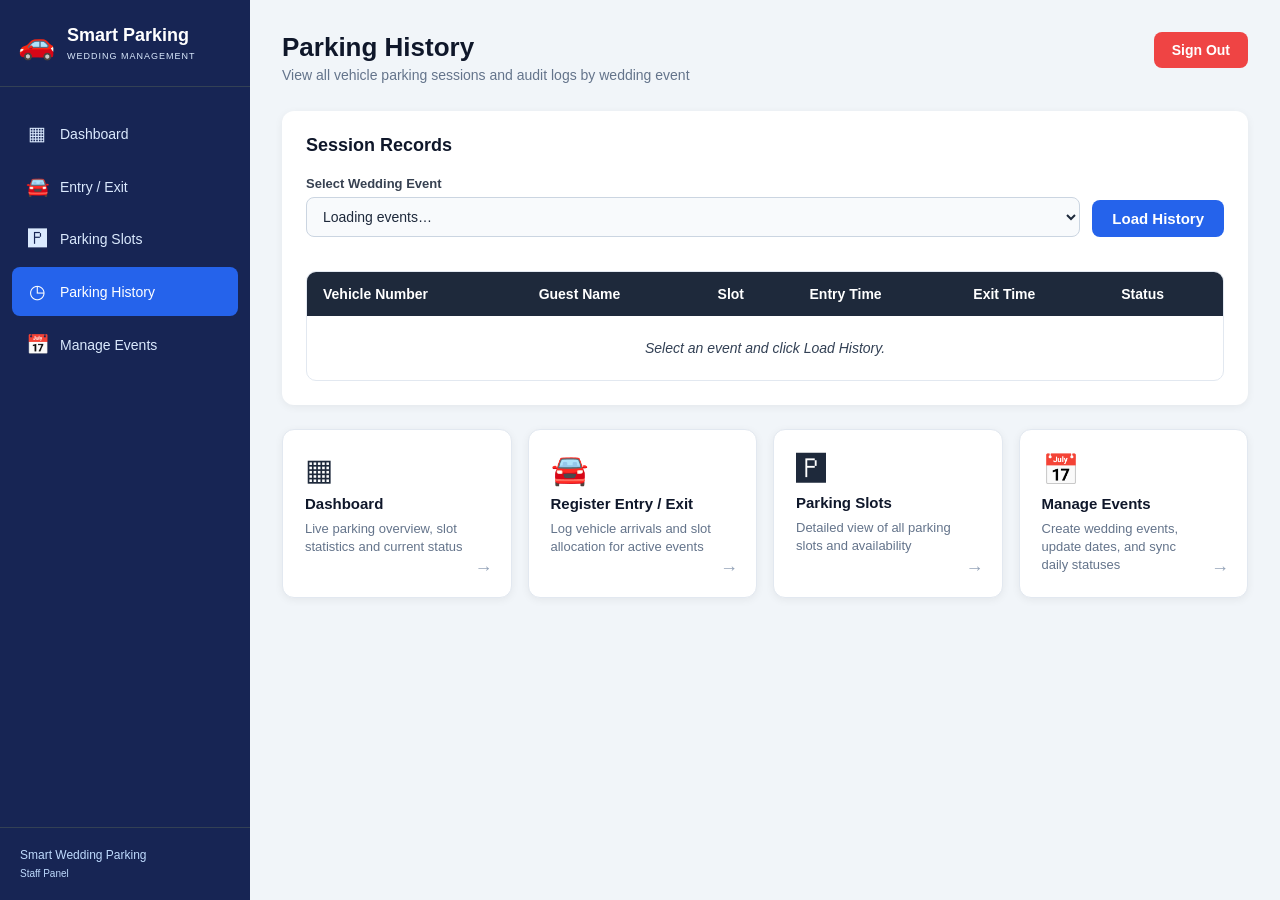
<file: frontend/history.html>
<!DOCTYPE html>
<html lang="en">
<head>
    <meta charset="UTF-8">
    <meta name="viewport" content="width=device-width, initial-scale=1.0">
    <title>Parking History | Smart Wedding Parking</title>
    <link rel="stylesheet" href="style.css">
</head>
<body>

    <div id="sidebar-container"></div>

    <main class="dashboard-content">

        <div class="page-header">
            <div>
                <h1>Parking History</h1>
                <p class="welcome-msg">View all vehicle parking sessions and audit logs by wedding event</p>
            </div>
            <button id="logout-button" class="logout-btn">Sign Out</button>
        </div>

        <section class="section-card">
            <div class="section-card-header">
                <h2>Session Records</h2>
            </div>

            <div class="history-controls">
                <div class="history-filter">
                    <label for="history-event-select">Select Wedding Event</label>
                    <select id="history-event-select">
                        <option value="">Loading events…</option>
                    </select>
                </div>
                <button type="button" id="load-history-btn" class="btn-primary">
                    Load History
                </button>
            </div>

            <p id="history-status" class="form-status"></p>

            <div class="history-table-container">
                <table id="history-table">
                    <thead>
                        <tr>
                            <th>Vehicle Number</th>
                            <th>Guest Name</th>
                            <th>Slot</th>
                            <th>Entry Time</th>
                            <th>Exit Time</th>
                            <th>Status</th>
                        </tr>
                    </thead>
                    <tbody id="history-body">
                        <tr>
                            <td colspan="6" class="empty-state">Select an event and click Load History.</td>
                        </tr>
                    </tbody>
                </table>
            </div>
        </section>

        <!-- Bottom Quick Navigation Links -->
        <div class="quick-links">
            <a href="dashboard.html" class="quick-card">
                <span class="quick-icon">▦</span>
                <strong>Dashboard</strong>
                <p>Live parking overview, slot statistics and current status</p>
                <span class="quick-arrow">&rarr;</span>
            </a>
            <a href="entry-exit.html" class="quick-card">
                <span class="quick-icon">🚘</span>
                <strong>Register Entry / Exit</strong>
                <p>Log vehicle arrivals and slot allocation for active events</p>
                <span class="quick-arrow">&rarr;</span>
            </a>
            <a href="parking-slots.html" class="quick-card">
                <span class="quick-icon">🅿</span>
                <strong>Parking Slots</strong>
                <p>Detailed view of all parking slots and availability</p>
                <span class="quick-arrow">&rarr;</span>
            </a>
            <a href="events.html" class="quick-card">
                <span class="quick-icon">📅</span>
                <strong>Manage Events</strong>
                <p>Create wedding events, update dates, and sync daily statuses</p>
                <span class="quick-arrow">&rarr;</span>
            </a>
        </div>

    </main>

    <script type="module">
        import { supabase,signOutAndRedirect } from './app.js';

        // Auth guard
        const { data: { session } } = await supabase.auth.getSession();
        if (!session) { window.location.href = 'index.html'; }

        // Logout
        document.getElementById('logout-button').addEventListener('click', async () => {
            await signOutAndRedirect();
        });

        // Load events into dropdown
        async function loadHistoryEvents() {
            const select = document.getElementById('history-event-select');
            const { data: events, error } = await supabase
                .from('wedding_events')
                .select('event_id, event_name, event_date, status')
                .order('event_date', { ascending: false });

            select.replaceChildren();

            if (error) {
                const opt = document.createElement('option');
                opt.textContent = 'Could not load events';
                select.appendChild(opt);
                return;
            }

            const defaultOpt = document.createElement('option');
            defaultOpt.value = '';
            defaultOpt.textContent = 'Select a wedding event';
            select.appendChild(defaultOpt);

            events.forEach((e, idx) => {
                const opt = document.createElement('option');
                opt.value = e.event_id;
                opt.textContent = `${e.event_name} (${e.event_date}) [${e.status.toUpperCase()}]`;
                if (idx === 0) opt.selected = true; // Select latest event by default
                select.appendChild(opt);
            });

            // If an event is selected, load its history immediately
            if (events && events.length > 0) {
                await loadParkingHistory();
            }
        }

        // Load parking history for selected event
        async function loadParkingHistory() {
            const eventId = document.getElementById('history-event-select').value;
            const statusEl = document.getElementById('history-status');
            const tbody = document.getElementById('history-body');

            if (!eventId) {
                statusEl.textContent = '⚠️ Please select a wedding event.';
                statusEl.style.color = '#dc2626';
                return;
            }

            statusEl.textContent = 'Loading parking history…';
            statusEl.style.color = '#64748b';
            tbody.replaceChildren();

            const { data: sessions, error } = await supabase
                .from('parking_sessions')
                .select(`
                    entry_time,
                    exit_time,
                    vehicles(registration_number, guest_name),
                    parking_slots(slot_number)
                `)
                .eq('event_id', Number(eventId))
                .order('entry_time', { ascending: false });

            if (error) {
                statusEl.textContent = '❌ Could not load history: ' + error.message;
                statusEl.style.color = '#dc2626';
                return;
            }

            if (!sessions || sessions.length === 0) {
                statusEl.textContent = 'No parking records for this event yet.';
                tbody.innerHTML = '<tr><td colspan="6" class="empty-state">No records found.</td></tr>';
                return;
            }

            sessions.forEach(session => {
                const row = document.createElement('tr');
                const isParked = !session.exit_time;

                row.innerHTML = `
                    <td><strong>${session.vehicles?.registration_number ?? 'Unknown'}</strong></td>
                    <td>${session.vehicles?.guest_name ?? '—'}</td>
                    <td><span class="badge badge-planned">P${session.parking_slots?.slot_number ?? '?'}</span></td>
                    <td>${session.entry_time ? new Date(session.entry_time).toLocaleString('en-IN') : '—'}</td>
                    <td>${session.exit_time ? new Date(session.exit_time).toLocaleString('en-IN') : '<em>Currently Parked</em>'}</td>
                    <td>
                        <span class="badge ${isParked ? 'badge-active' : 'badge-completed'}">
                            ${isParked ? '● Parked' : '✓ Exited'}
                        </span>
                    </td>
                `;
                tbody.appendChild(row);
            });

            statusEl.textContent = `Found ${sessions.length} parking record(s).`;
            statusEl.style.color = '#16a34a';
        }

        document.getElementById('load-history-btn').addEventListener('click', loadParkingHistory);
        document.getElementById('history-event-select').addEventListener('change', loadParkingHistory);

        await loadHistoryEvents();
    </script>

    <script src="sidebar.js"></script>
</body>
</html>
</file>
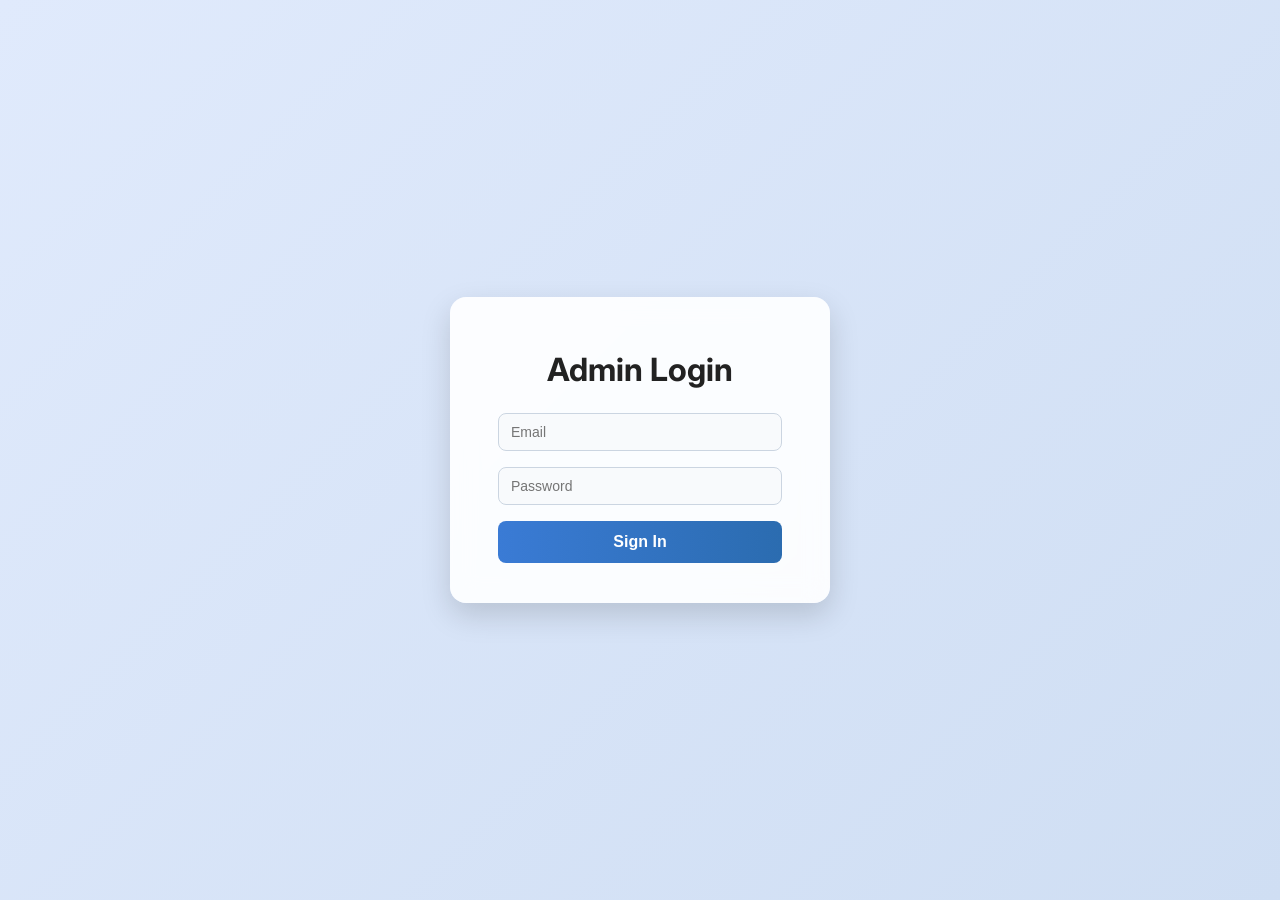
<file: frontend/login_admin.html>
<!DOCTYPE html>
<html lang="en">
<head>
  <meta charset="UTF-8" />
  <meta name="viewport" content="width=device-width, initial-scale=1.0" />
  <title>Admin Login – Wedding Parking Management</title>
  <meta name="description" content="Administrator login portal for managing venues, drivers, bookings, and system settings for wedding parking management." />
  <link rel="preconnect" href="https://fonts.googleapis.com" />
  <link rel="preconnect" href="https://fonts.gstatic.com" crossorigin />
  <link href="https://fonts.googleapis.com/css2?family=Inter:wght@400;600&display=swap" rel="stylesheet" />
  <link rel="stylesheet" href="style.css" />
  <style>
    body {
      font-family: 'Inter', sans-serif;
      background: linear-gradient(135deg, #e0eafc, #cfdef3);
      display: flex;
      justify-content: center;
      align-items: center;
      min-height: 100vh;
    }
    .card {
      background: rgba(255, 255, 255, 0.9);
      backdrop-filter: blur(12px);
      border-radius: 1rem;
      box-shadow: 0 12px 30px rgba(0, 0, 0, 0.15);
      padding: 2rem 3rem;
      width: 100%;
      max-width: 380px;
      animation: fadeIn 0.5s ease-out;
    }
    @keyframes fadeIn { from { opacity: 0; } to { opacity: 1; } }
    h1 { text-align: center; margin-bottom: 1.5rem; color: #222; }
    input {
      width: 100%;
      padding: 0.75rem;
      margin-bottom: 1rem;
      border: 1px solid #bbb;
      border-radius: 0.5rem;
      font-size: 1rem;
      transition: border-color 0.2s;
    }
    input:focus { border-color: #3a7bd5; outline: none; }
    button {
      width: 100%;
      padding: 0.75rem;
      background: linear-gradient(90deg, #3a7bd5, #2b6cb0);
      border: none;
      border-radius: 0.5rem;
      color: #fff;
      font-weight: 600;
      font-size: 1rem;
      cursor: pointer;
      transition: transform 0.1s ease-in-out;
    }
    button:hover { transform: translateY(-2px); }
    .error { color: #c0392b; margin-top: 0.5rem; font-size: 0.9rem; }
  </style>
</head>
<body>
  <div class="card">
    <h1>Admin Login</h1>
    <form id="login-form">
      <input type="email" id="email" placeholder="Email" required />
      <input type="password" id="password" placeholder="Password" required />
      <button type="submit">Sign In</button>
      <div class="error" id="error-msg" role="alert" aria-live="polite"></div>
    </form>
  </div>

  <script type="module">
    import { getStaffProfile, supabase } from './app.js';
    const form = document.getElementById('login-form');
    const errorEl = document.getElementById('error-msg');

    form.addEventListener('submit', async e => {
      e.preventDefault();
      errorEl.textContent = '';
      const email = document.getElementById('email').value.trim();
      const password = document.getElementById('password').value;
      const { data, error } = await supabase.auth.signInWithPassword({ email, password });
      if (error) {
        errorEl.textContent = error.message;
        return;
      }
      const { profile, error: pErr } = await getStaffProfile(data.user.id);
      if (pErr || !profile || profile.role !== 'admin') {
        await supabase.auth.signOut();
        errorEl.textContent = 'Access denied: not an admin account.';
        return;
      }
      // Redirect to admin dashboard (new page to be created later)
      window.location.href = '/dashboard.html';
    });
  </script>
</body>
</html>
</file>
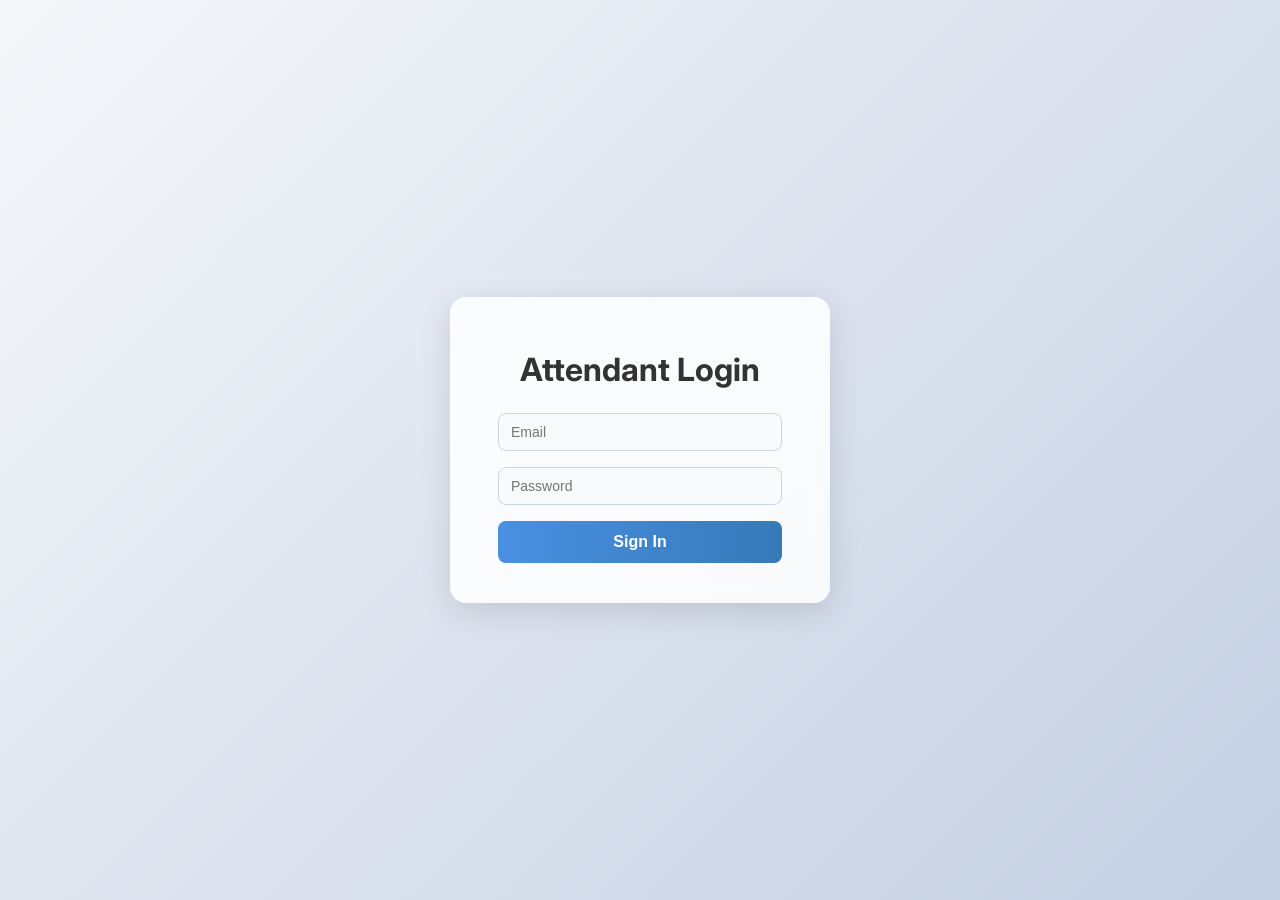
<file: frontend/login_attendant.html>
<!DOCTYPE html>
<html lang="en">
<head>
  <meta charset="UTF-8" />
  <meta name="viewport" content="width=device-width, initial-scale=1.0" />
  <title>Attendant Login – Wedding Parking Management</title>
  <meta name="description" content="Login portal for parking attendants to manage bookings and parking slots for wedding events." />
  <link rel="preconnect" href="https://fonts.googleapis.com" />
  <link rel="preconnect" href="https://fonts.gstatic.com" crossorigin />
  <link href="https://fonts.googleapis.com/css2?family=Inter:wght@400;600&display=swap" rel="stylesheet" />
  <link rel="stylesheet" href="style.css" />
  <style>
    body {
      font-family: 'Inter', sans-serif;
      background: linear-gradient(135deg, #f5f7fa, #c3cfe2);
      display: flex;
      justify-content: center;
      align-items: center;
      min-height: 100vh;
    }
    .card {
      background: rgba(255, 255, 255, 0.85);
      backdrop-filter: blur(10px);
      border-radius: 1rem;
      box-shadow: 0 8px 32px rgba(0, 0, 0, 0.12);
      padding: 2rem 3rem;
      width: 100%;
      max-width: 380px;
      animation: slideUp 0.6s ease-out;
    }
    @keyframes slideUp {
      from { opacity: 0; transform: translateY(20px); }
      to { opacity: 1; transform: translateY(0); }
    }
    h1 { text-align: center; margin-bottom: 1.5rem; color: #333; }
    input {
      width: 100%;
      padding: 0.75rem;
      margin-bottom: 1rem;
      border: 1px solid #ccc;
      border-radius: 0.5rem;
      font-size: 1rem;
      transition: border-color 0.2s;
    }
    input:focus { border-color: #4a90e2; outline: none; }
    button {
      width: 100%;
      padding: 0.75rem;
      background: linear-gradient(90deg, #4a90e2, #357ab8);
      border: none;
      border-radius: 0.5rem;
      color: #fff;
      font-weight: 600;
      font-size: 1rem;
      cursor: pointer;
      transition: transform 0.1s ease-in-out;
    }
    button:hover { transform: translateY(-2px); }
    .error { color: #c0392b; margin-top: 0.5rem; font-size: 0.9rem; }
  </style>
</head>
<body>
  <div class="card">
    <h1>Attendant Login</h1>
    <form id="login-form">
      <input type="email" id="email" placeholder="Email" required />
      <input type="password" id="password" placeholder="Password" required />
      <button type="submit">Sign In</button>
      <div class="error" id="error-msg" role="alert" aria-live="polite"></div>
    </form>
  </div>

  <script type="module">
    import { getStaffProfile, supabase } from './app.js';
    const form = document.getElementById('login-form');
    const errorEl = document.getElementById('error-msg');

    form.addEventListener('submit', async e => {
      e.preventDefault();
      errorEl.textContent = '';
      const email = document.getElementById('email').value.trim();
      const password = document.getElementById('password').value;
      const { data, error } = await supabase.auth.signInWithPassword({ email, password });
      if (error) {
        errorEl.textContent = error.message;
        return;
      }
      // Verify role
      const { profile, error: pErr } = await getStaffProfile(data.user.id);
      if (pErr || !profile || profile.role !== 'attendant') {
        await supabase.auth.signOut();
        errorEl.textContent = 'Access denied: not an attendant account.';
        return;
      }
      // Redirect to attendant dashboard (existing dashboard.html)
      window.location.href = '/dashboard.html';
    });
  </script>
</body>
</html>
</file>
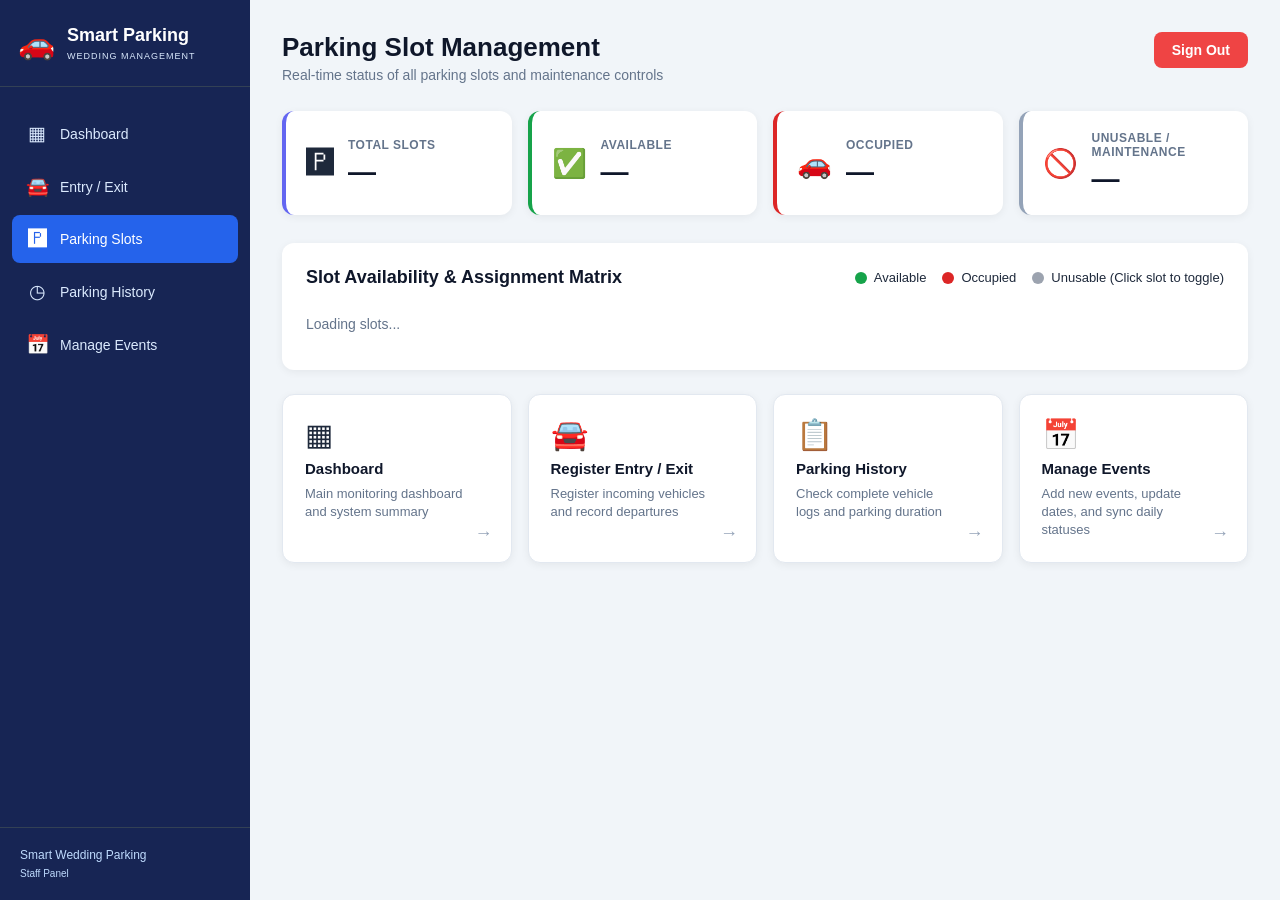
<file: frontend/parking-slots.html>
<!DOCTYPE html>
<html lang="en">
<head>
    <meta charset="UTF-8">
    <meta name="viewport" content="width=device-width, initial-scale=1.0">
    <title>Parking Slots | Smart Wedding Parking</title>
    <link rel="stylesheet" href="style.css">
</head>
<body>

    <div id="sidebar-container"></div>

    <main class="dashboard-content">

        <div class="page-header">
            <div>
                <h1>Parking Slot Management</h1>
                <p class="welcome-msg">Real-time status of all parking slots and maintenance controls</p>
            </div>
            <button id="logout-button" class="logout-btn">Sign Out</button>
        </div>

        <!-- Stats cards -->
        <div class="stats-row">
            <div class="stat-card stat-total">
                <span class="stat-icon">🅿</span>
                <div>
                    <p class="stat-label">Total Slots</p>
                    <p class="stat-value" id="total-slots">—</p>
                </div>
            </div>
            <div class="stat-card stat-available">
                <span class="stat-icon">✅</span>
                <div>
                    <p class="stat-label">Available</p>
                    <p class="stat-value" id="available-slots">—</p>
                </div>
            </div>
            <div class="stat-card stat-occupied">
                <span class="stat-icon">🚗</span>
                <div>
                    <p class="stat-label">Occupied</p>
                    <p class="stat-value" id="occupied-slots">—</p>
                </div>
            </div>
            <div class="stat-card stat-unavailable">
                <span class="stat-icon">🚫</span>
                <div>
                    <p class="stat-label">Unusable / Maintenance</p>
                    <p class="stat-value" id="unavailable-slots">—</p>
                </div>
            </div>
        </div>

        <!-- Slot Matrix Section -->
        <section class="section-card">
            <div class="section-card-header" style="display:flex; justify-content:space-between; align-items:center; flex-wrap:wrap; gap:12px;">
                <h2>Slot Availability &amp; Assignment Matrix</h2>
                <div class="legend">
                    <span><i class="dot available"></i> Available</span>
                    <span><i class="dot occupied"></i> Occupied</span>
                    <span><i class="dot unavailable"></i> Unusable (Click slot to toggle)</span>
                </div>
            </div>
            <div id="parking-grid" class="parking-grid"></div>
            <p id="slots-status" class="loading-msg">Loading slots...</p>
        </section>

        <!-- Bottom Quick Navigation Links -->
        <div class="quick-links">
            <a href="dashboard.html" class="quick-card">
                <span class="quick-icon">▦</span>
                <strong>Dashboard</strong>
                <p>Main monitoring dashboard and system summary</p>
                <span class="quick-arrow">&rarr;</span>
            </a>
            <a href="entry-exit.html" class="quick-card">
                <span class="quick-icon">🚘</span>
                <strong>Register Entry / Exit</strong>
                <p>Register incoming vehicles and record departures</p>
                <span class="quick-arrow">&rarr;</span>
            </a>
            <a href="history.html" class="quick-card">
                <span class="quick-icon">📋</span>
                <strong>Parking History</strong>
                <p>Check complete vehicle logs and parking duration</p>
                <span class="quick-arrow">&rarr;</span>
            </a>
            <a href="events.html" class="quick-card">
                <span class="quick-icon">📅</span>
                <strong>Manage Events</strong>
                <p>Add new events, update dates, and sync daily statuses</p>
                <span class="quick-arrow">&rarr;</span>
            </a>
        </div>

    </main>

    <script type="module">
        import { supabase,signOutAndRedirect } from './app.js';

        // Auth guard
        const { data: { session } } = await supabase.auth.getSession();
        if (!session) { window.location.href = 'index.html'; }

        // Logout
        document.getElementById('logout-button').addEventListener('click', async () => {
            await signOutAndRedirect();
        });

        // Load slots and live assignments
        async function loadSlotMatrix() {
            const grid = document.getElementById('parking-grid');
            const statusEl = document.getElementById('slots-status');

            try {
                const { data: slots, error: slotsError } = await supabase
                    .from('parking_slots')
                    .select('slot_id, slot_number, status')
                    .order('slot_number');

                if (slotsError) throw slotsError;

                const { data: sessions, error: sessionsError } = await supabase
                    .from('parking_sessions')
                    .select('slot_id, vehicles(registration_number, guest_name)')
                    .is('exit_time', null);

                if (sessionsError) throw sessionsError;

                const vehicleBySlot = new Map();
                sessions.forEach(s => {
                    const reg = s.vehicles?.registration_number || 'Occupied';
                    const guest = s.vehicles?.guest_name ? ` (${s.vehicles.guest_name})` : '';
                    vehicleBySlot.set(s.slot_id, reg + guest);
                });

                const occupiedIds = new Set(sessions.map(s => s.slot_id));
                const unavailableList = slots.filter(s => s.status === 'unavailable');
                const availableCount = slots.filter(s => s.status !== 'unavailable' && !occupiedIds.has(s.slot_id)).length;

                document.getElementById('total-slots').textContent = slots.length;
                document.getElementById('available-slots').textContent = availableCount;
                document.getElementById('occupied-slots').textContent = occupiedIds.size;
                document.getElementById('unavailable-slots').textContent = unavailableList.length;

                grid.replaceChildren();
                statusEl.textContent = '💡 Tip: Click any unoccupied slot to toggle between Available and Unusable (Maintenance mode).';
                statusEl.style.color = '#64748b';

                slots.forEach(slot => {
                    const occupied = occupiedIds.has(slot.slot_id);
                    const state = slot.status === 'unavailable' ? 'unavailable'
                        : occupied ? 'occupied' : 'available';

                    const tile = document.createElement('div');
                    tile.className = `parking-slot ${state}`;
                    tile.style.cursor = occupied ? 'default' : 'pointer';
                    tile.title = occupied 
                        ? `P${slot.slot_number} — ${vehicleBySlot.get(slot.slot_id)}`
                        : `Click to toggle P${slot.slot_number} status`;

                    tile.innerHTML = `
                        <div class="slot-number">P${slot.slot_number}</div>
                        <div class="slot-registration">${occupied ? vehicleBySlot.get(slot.slot_id) : (state === 'unavailable' ? 'Maintenance' : 'Empty')}</div>
                        <div class="slot-status">${state.charAt(0).toUpperCase() + state.slice(1)}</div>
                    `;

                    // Toggle available/unavailable if not currently occupied by a car
                    if (!occupied) {
                        tile.onclick = async () => {
                            const newStatus = slot.status === 'available' ? 'unavailable' : 'available';
                            tile.style.opacity = '0.5';
                            const { error: toggleError } = await supabase
                                .from('parking_slots')
                                .update({ status: newStatus })
                                .eq('slot_id', slot.slot_id);

                            if (toggleError) {
                                alert('Could not update slot status: ' + toggleError.message);
                            }
                            await loadSlotMatrix();
                        };
                    }

                    grid.appendChild(tile);
                });

            } catch (err) {
                statusEl.textContent = '❌ Failed to load slots: ' + err.message;
                statusEl.style.color = '#dc2626';
            }
        }

        await loadSlotMatrix();
    </script>

    <script src="sidebar.js"></script>
</body>
</html>
</file>
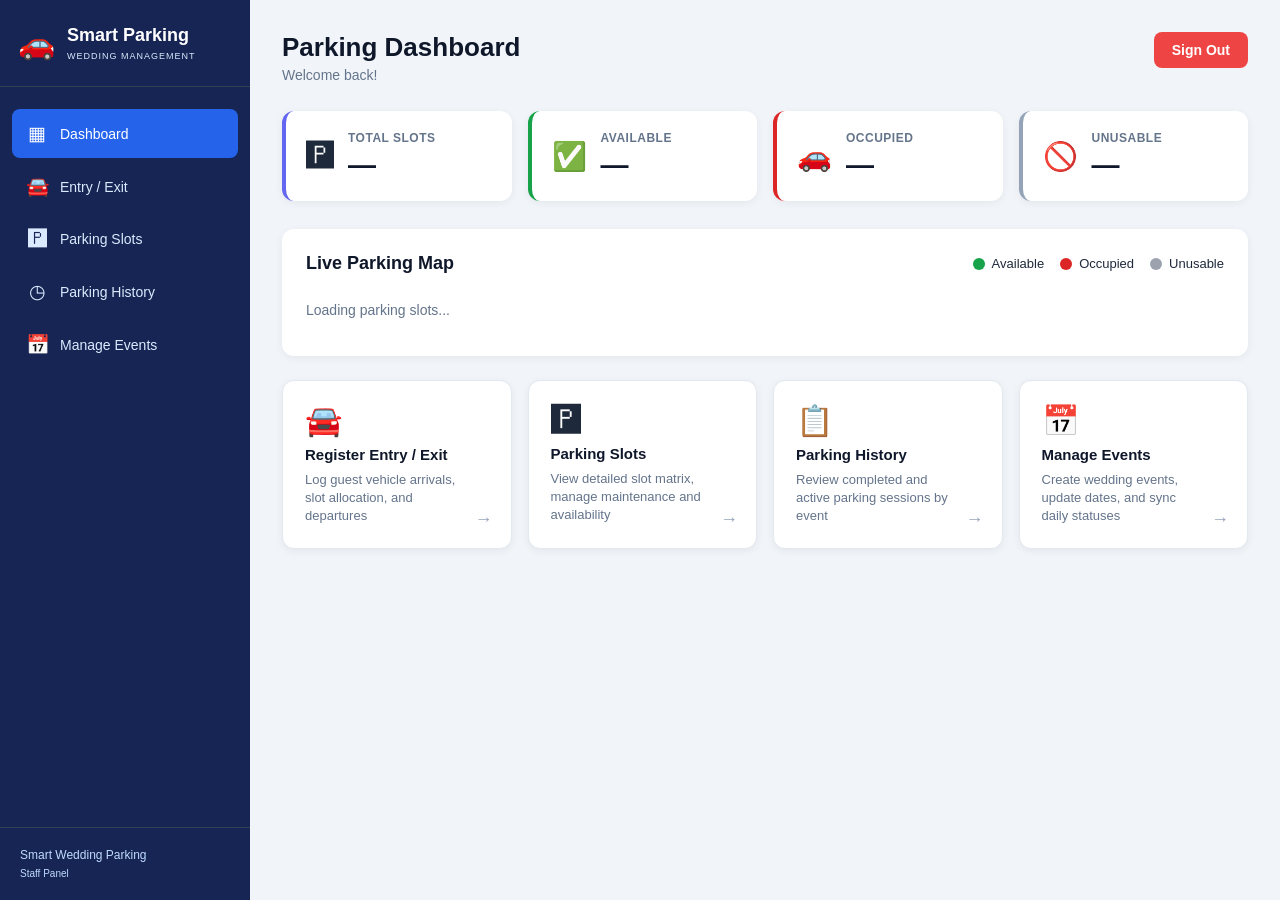
<file: wedding1/frontend/dashboard.html>
<!DOCTYPE html>
<html lang="en">
<head>
    <meta charset="UTF-8">
    <meta name="viewport" content="width=device-width, initial-scale=1.0">
    <title>Dashboard | Smart Wedding Parking</title>
    <link rel="stylesheet" href="style.css">
</head>
<body>

    <div id="sidebar-container"></div>

    <main class="dashboard-content">

        <div class="page-header">
            <div>
                <h1>Parking Dashboard</h1>
                <p id="welcome-msg" class="welcome-msg">Welcome back!</p>
            </div>
            <button id="logout-button" class="logout-btn">Sign Out</button>
        </div>

        <!-- Live Active Event Banner (Dynamically populated) -->
        <div id="event-banner-container"></div>

        <!-- Stats cards -->
        <div class="stats-row">
            <div class="stat-card stat-total">
                <span class="stat-icon">🅿</span>
                <div>
                    <p class="stat-label">Total Slots</p>
                    <p class="stat-value" id="total-count">—</p>
                </div>
            </div>
            <div class="stat-card stat-available">
                <span class="stat-icon">✅</span>
                <div>
                    <p class="stat-label">Available</p>
                    <p class="stat-value" id="available-count">—</p>
                </div>
            </div>
            <div class="stat-card stat-occupied">
                <span class="stat-icon">🚗</span>
                <div>
                    <p class="stat-label">Occupied</p>
                    <p class="stat-value" id="occupied-count">—</p>
                </div>
            </div>
            <div class="stat-card stat-unavailable">
                <span class="stat-icon">🚫</span>
                <div>
                    <p class="stat-label">Unusable</p>
                    <p class="stat-value" id="unavailable-count">—</p>
                </div>
            </div>
        </div>

        <!-- Parking Grid -->
        <section class="section-card">
            <div class="section-card-header">
                <h2>Live Parking Map</h2>
                <div class="legend">
                    <span><i class="dot available"></i> Available</span>
                    <span><i class="dot occupied"></i> Occupied</span>
                    <span><i class="dot unavailable"></i> Unusable</span>
                </div>
            </div>
            <div id="parking-grid" class="parking-grid"></div>
            <p id="grid-status" class="loading-msg">Loading parking slots...</p>
        </section>

        <!-- Bottom Quick Navigation Links -->
        <div class="quick-links">
            <a href="entry-exit.html" class="quick-card" id="link-entry-exit">
                <span class="quick-icon">🚘</span>
                <strong>Register Entry / Exit</strong>
                <p>Log guest vehicle arrivals, slot allocation, and departures</p>
                <span class="quick-arrow">&rarr;</span>
            </a>
            <a href="parking-slots.html" class="quick-card" id="link-parking-slots">
                <span class="quick-icon">🅿</span>
                <strong>Parking Slots</strong>
                <p>View detailed slot matrix, manage maintenance and availability</p>
                <span class="quick-arrow">&rarr;</span>
            </a>
            <a href="history.html" class="quick-card" id="link-history">
                <span class="quick-icon">📋</span>
                <strong>Parking History</strong>
                <p>Review completed and active parking sessions by event</p>
                <span class="quick-arrow">&rarr;</span>
            </a>
            <a href="events.html" class="quick-card" id="link-events">
                <span class="quick-icon">📅</span>
                <strong>Manage Events</strong>
                <p>Create wedding events, update dates, and sync daily statuses</p>
                <span class="quick-arrow">&rarr;</span>
            </a>
        </div>

    </main>

    <script type="module">
        import { supabase } from './app.js';

        // Auth guard
        const { data: { session } } = await supabase.auth.getSession();
        if (!session) { window.location.href = 'index.html'; }

        // Welcome message
        const { data: profile } = await supabase
            .from('profiles')
            .select('full_name, role')
            .eq('id', session.user.id)
            .single();

        if (profile) {
            document.getElementById('welcome-msg').textContent =
                `Welcome back, ${profile.full_name} (${profile.role})`;
        }

        // Logout
        document.getElementById('logout-button').addEventListener('click', async () => {
            await supabase.auth.signOut();
            window.location.href = 'index.html';
        });

        // Sync event statuses automatically everyday based on current date
        async function syncDailyEventStatuses() {
            try {
                const todayStr = new Date().toISOString().split('T')[0];
                const { data: events } = await supabase
                    .from('wedding_events')
                    .select('event_id, event_name, event_date, status');

                if (!events) return;

                let activeEventToday = null;

                for (const ev of events) {
                    let expectedStatus = ev.status;
                    if (ev.event_date < todayStr && ev.status !== 'completed') {
                        expectedStatus = 'completed';
                    } else if (ev.event_date === todayStr && ev.status === 'planned') {
                        expectedStatus = 'active';
                    }

                    if (expectedStatus !== ev.status) {
                        await supabase
                            .from('wedding_events')
                            .update({ status: expectedStatus })
                            .eq('event_id', ev.event_id);
                        ev.status = expectedStatus;
                    }

                    if (ev.status === 'active') {
                        activeEventToday = ev;
                    }
                }

                // Render Banner
                renderEventBanner(activeEventToday);
            } catch (err) {
                console.warn('Daily status sync notice:', err);
            }
        }

        // Render Live Event Status Banner
        function renderEventBanner(activeEvent) {
            const container = document.getElementById('event-banner-container');
            if (!container) return;

            if (activeEvent) {
                container.innerHTML = `
                    <div class="active-banner">
                        <div class="banner-left">
                            <span class="pulse-dot"></span>
                            <div>
                                <strong>LIVE EVENT TODAY: ${activeEvent.event_name}</strong>
                                <p>Event Date: ${activeEvent.event_date} &bull; Parking system is ACTIVE and ready to allocate parking slots.</p>
                            </div>
                        </div>
                        <a href="entry-exit.html" class="btn-banner">Register Vehicle Entry &rarr;</a>
                    </div>
                `;
            } else {
                container.innerHTML = `
                    <div class="warning-banner">
                        <div class="banner-left">
                            <span style="font-size:22px;">⚠️</span>
                            <div>
                                <strong>No Active Wedding Event Today</strong>
                                <p>Vehicle registration requires an Active event. Update or add an event to enable parking entries.</p>
                            </div>
                        </div>
                        <a href="events.html" class="btn-banner">Manage Events &rarr;</a>
                    </div>
                `;
            }
        }

        // Fetch and render parking grid
        async function refreshParkingGrid() {
            const grid = document.getElementById('parking-grid');
            const gridStatus = document.getElementById('grid-status');

            try {
                const { data: slots, error: slotsError } = await supabase
                    .from('parking_slots')
                    .select('slot_id, slot_number, status')
                    .order('slot_number');

                if (slotsError) throw slotsError;

                const { data: sessions, error: sessionsError } = await supabase
                    .from('parking_sessions')
                    .select('slot_id, vehicles(registration_number)')
                    .is('exit_time', null);

                if (sessionsError) throw sessionsError;

                const vehicleBySlot = new Map();
                sessions.forEach(s => {
                    vehicleBySlot.set(s.slot_id, s.vehicles?.registration_number || 'Unknown');
                });

                const occupiedSlots = new Set(sessions.map(s => s.slot_id));
                const unavailableSlots = slots.filter(s => s.status === 'unavailable');
                const availableCount = slots.filter(s => s.status !== 'unavailable' && !occupiedSlots.has(s.slot_id)).length;

                document.getElementById('total-count').textContent = slots.length;
                document.getElementById('available-count').textContent = availableCount;
                document.getElementById('occupied-count').textContent = occupiedSlots.size;
                document.getElementById('unavailable-count').textContent = unavailableSlots.length;

                grid.replaceChildren();
                gridStatus.textContent = '';

                slots.forEach(slot => {
                    const occupied = occupiedSlots.has(slot.slot_id);
                    const state = slot.status === 'unavailable' ? 'unavailable'
                        : occupied ? 'occupied' : 'available';

                    const tile = document.createElement('div');
                    tile.className = `parking-slot ${state}`;
                    tile.title = occupied
                        ? `P${slot.slot_number} — ${vehicleBySlot.get(slot.slot_id)}`
                        : `P${slot.slot_number} — ${state}`;

                    tile.innerHTML = `
                        <div class="slot-number">P${slot.slot_number}</div>
                        <div class="slot-registration">${occupied ? vehicleBySlot.get(slot.slot_id) : 'No vehicle'}</div>
                        <div class="slot-status">${state.charAt(0).toUpperCase() + state.slice(1)}</div>
                    `;
                    grid.appendChild(tile);
                });

            } catch (err) {
                gridStatus.textContent = 'Could not load parking grid: ' + err.message;
            }
        }

        // Initialize
        await syncDailyEventStatuses();
        await refreshParkingGrid();
    </script>

    <script src="sidebar.js"></script>
</body>
</html>
</file>
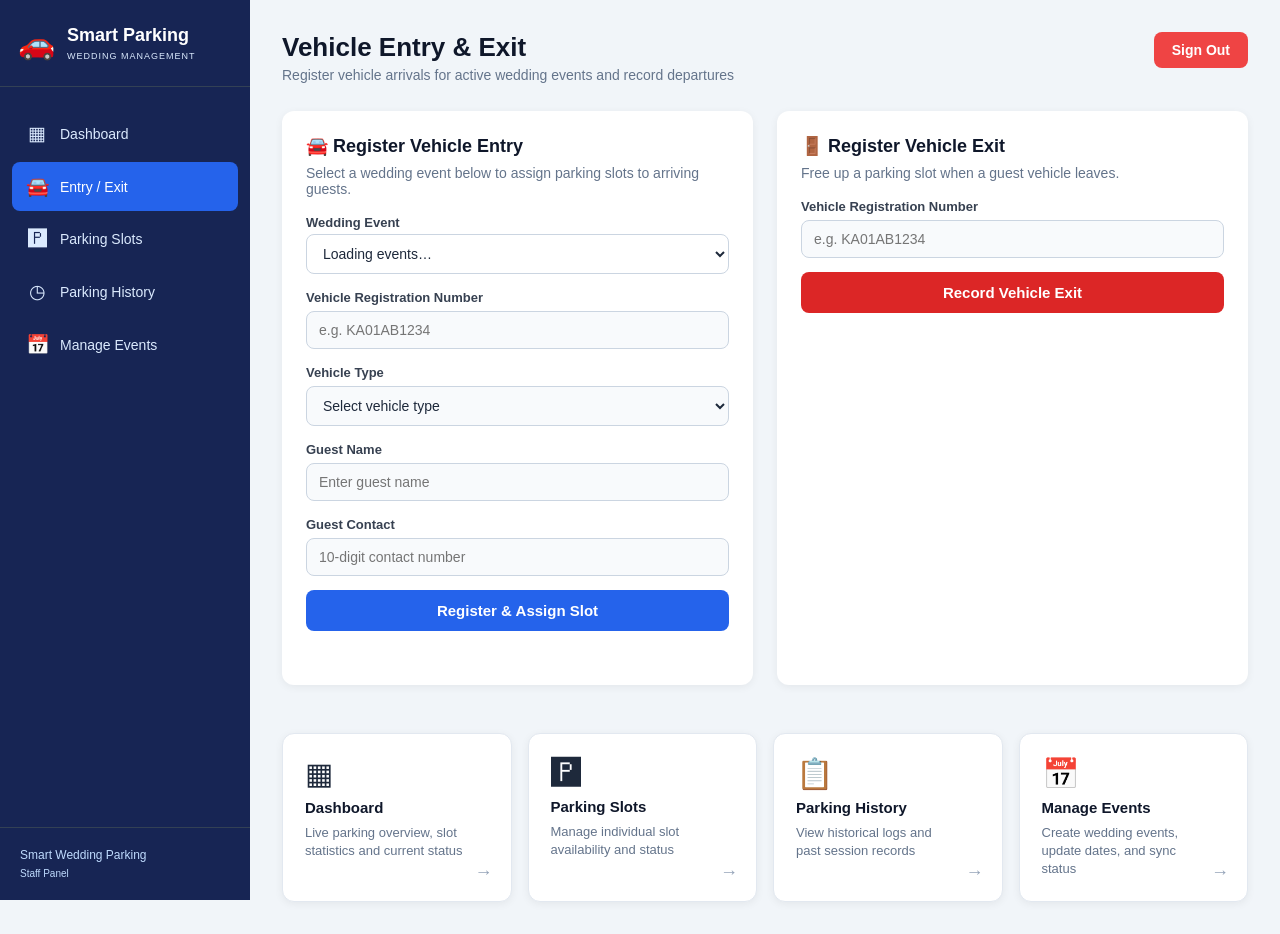
<file: wedding1/frontend/entry-exit.html>
<!DOCTYPE html>
<html lang="en">
<head>
    <meta charset="UTF-8">
    <meta name="viewport" content="width=device-width, initial-scale=1.0">
    <title>Entry / Exit | Smart Wedding Parking</title>
    <link rel="stylesheet" href="style.css">
</head>
<body>

    <div id="sidebar-container"></div>

    <main class="dashboard-content">
        <div class="page-header">
            <div>
                <h1>Vehicle Entry &amp; Exit</h1>
                <p class="welcome-msg">Register vehicle arrivals for active wedding events and record departures</p>
            </div>
            <button id="logout-button" class="logout-btn">Sign Out</button>
        </div>

        <!-- Active Event Status Notification Banner -->
        <div id="active-event-alert"></div>

        <div class="two-col-grid">
            <!-- ── VEHICLE ENTRY ── -->
            <section class="section-card">
                <div class="section-card-header">
                    <h2>🚘 Register Vehicle Entry</h2>
                </div>
                <p class="section-desc">Select a wedding event below to assign parking slots to arriving guests.</p>

                <div style="margin-bottom:12px;">
                    <label for="event-select" style="font-weight:600; font-size:13px; display:block; margin-bottom:4px;">Wedding Event</label>
                    <select id="event-select" required style="width:100%; padding:10px 12px; border-radius:8px; border:1px solid #cbd5e1; font-size:14px; background:#fff;">
                        <option value="">Loading events…</option>
                    </select>
                </div>

                <!-- Action Bar for Event Status / Quick Activation -->
                <div id="event-action-bar" style="margin: 8px 0 16px; display: none;"></div>

                <form id="vehicle-entry-form">
                    <label for="registration-number">Vehicle Registration Number</label>
                    <input
                        type="text"
                        id="registration-number"
                        placeholder="e.g. KA01AB1234"
                        required
                        pattern="[A-Za-z0-9]{10}"
                        minlength="10"
                        maxlength="10"
                        title="Enter exactly 10 letters or digits"
                    >

                    <label for="vehicle-type">Vehicle Type</label>
                    <select id="vehicle-type" required>
                        <option value="">Select vehicle type</option>
                        <option value="car">Car</option>
                        <option value="suv">SUV</option>
                        <option value="bike">Bike</option>
                        <option value="van">Van</option>
                        <option value="other">Other</option>
                    </select>

                    <label for="guest-name">Guest Name</label>
                    <input
                        type="text"
                        id="guest-name"
                        placeholder="Enter guest name"
                    >

                    <label for="guest-contact">Guest Contact</label>
                    <input
                        type="tel"
                        id="guest-contact"
                        placeholder="10-digit contact number"
                        required
                        pattern="[0-9]{10}"
                        minlength="10"
                        maxlength="10"
                    >

                    <button type="submit" id="register-vehicle-button" class="btn-primary" style="margin-top: 14px;">
                        Register &amp; Assign Slot
                    </button>
                    <p id="entry-status" class="form-status" role="status"></p>
                </form>
            </section>

            <!-- ── VEHICLE EXIT ── -->
            <section class="section-card">
                <div class="section-card-header">
                    <h2>🚪 Register Vehicle Exit</h2>
                </div>
                <p class="section-desc">Free up a parking slot when a guest vehicle leaves.</p>

                <form id="vehicle-exit-form">
                    <label for="exit-registration-number">Vehicle Registration Number</label>
                    <input
                        type="text"
                        id="exit-registration-number"
                        placeholder="e.g. KA01AB1234"
                        required
                        maxlength="20"
                    >

                    <button type="submit" id="register-exit-button" class="btn-danger" style="margin-top: 14px;">
                        Record Vehicle Exit
                    </button>
                    <p id="exit-status" class="form-status" role="status"></p>
                </form>
            </section>
        </div>

        <!-- Bottom Quick Navigation Links -->
        <div class="quick-links">
            <a href="dashboard.html" class="quick-card">
                <span class="quick-icon">▦</span>
                <strong>Dashboard</strong>
                <p>Live parking overview, slot statistics and current status</p>
                <span class="quick-arrow">&rarr;</span>
            </a>
            <a href="parking-slots.html" class="quick-card">
                <span class="quick-icon">🅿</span>
                <strong>Parking Slots</strong>
                <p>Manage individual slot availability and status</p>
                <span class="quick-arrow">&rarr;</span>
            </a>
            <a href="history.html" class="quick-card">
                <span class="quick-icon">📋</span>
                <strong>Parking History</strong>
                <p>View historical logs and past session records</p>
                <span class="quick-arrow">&rarr;</span>
            </a>
            <a href="events.html" class="quick-card">
                <span class="quick-icon">📅</span>
                <strong>Manage Events</strong>
                <p>Create wedding events, update dates, and sync status</p>
                <span class="quick-arrow">&rarr;</span>
            </a>
        </div>
    </main>

    <script type="module">
        import { apiRequest, requireRole, supabase } from './app.js';

        // Allow all staff (admin, manager, attendant) on entry-exit
        const access = await requireRole(['admin', 'manager', 'attendant']);
        if (access) {
            document.getElementById('logout-button').addEventListener('click', async () => {
                await supabase.auth.signOut();
                window.location.replace('/');
            });

            const todayStr = new Date().toISOString().split('T')[0];
            const eventSelect = document.getElementById('event-select');
            const actionBar = document.getElementById('event-action-bar');
            const alertContainer = document.getElementById('active-event-alert');
            const submitBtn = document.getElementById('register-vehicle-button');

            let allEvents = [];

            // Dual-capable event fetcher
            async function fetchEvents() {
                try {
                    const res = await apiRequest('/api/events');
                    if (res && res.events) return res.events;
                } catch (e) {
                    console.warn('API event fetch notice, trying Supabase directly:', e);
                }
                const { data, error } = await supabase
                    .from('wedding_events')
                    .select('event_id, event_name, event_date, status')
                    .order('event_date', { ascending: false });
                if (error) throw error;
                return data || [];
            }

            // Dual-capable status updater
            async function activateEvent(eventId) {
                try {
                    await apiRequest(`/api/events/${eventId}`, {
                        method: 'PUT',
                        body: JSON.stringify({ status: 'active' })
                    });
                    return;
                } catch (e) {
                    console.warn('API update notice, updating via Supabase directly:', e);
                }
                await supabase
                    .from('wedding_events')
                    .update({ status: 'active' })
                    .eq('event_id', eventId);
            }

            async function loadEvents() {
                eventSelect.replaceChildren();
                const placeholder = document.createElement('option');
                placeholder.value = '';
                placeholder.textContent = 'Loading events…';
                eventSelect.appendChild(placeholder);

                try {
                    allEvents = await fetchEvents();
                    renderEventDropdown();
                } catch (error) {
                    eventSelect.replaceChildren();
                    const option = document.createElement('option');
                    option.value = '';
                    option.textContent = 'Could not load events';
                    eventSelect.appendChild(option);
                    document.getElementById('entry-status').textContent = '❌ Could not load events: ' + error.message;
                    document.getElementById('entry-status').style.color = '#dc2626';
                }
            }

            function renderEventDropdown() {
                eventSelect.replaceChildren();
                actionBar.replaceChildren();
                actionBar.style.display = 'none';

                if (allEvents.length === 0) {
                    const opt = document.createElement('option');
                    opt.value = '';
                    opt.textContent = '⚠️ No events found';
                    eventSelect.appendChild(opt);

                    alertContainer.innerHTML = `
                        <div class="warning-banner" style="display:flex; justify-content:space-between; align-items:center; flex-wrap:wrap; gap:10px; background:#fef3c7; border:1px solid #f59e0b; padding:14px; border-radius:10px; margin-bottom:20px;">
                            <div>
                                <strong style="color:#92400e;">⚠️ No Wedding Events Exist</strong>
                                <p style="margin:4px 0 0; color:#78350f; font-size:13px;">Create an event in Manage Events to start parking registration.</p>
                            </div>
                            <a href="events.html" class="btn-primary" style="text-decoration:none; padding:8px 16px; font-size:13px;">➕ Add Event &rarr;</a>
                        </div>
                    `;
                    submitBtn.disabled = true;
                    return;
                }

                const activeEvents = allEvents.filter(e => e.status === 'active');
                const otherEvents = allEvents.filter(e => e.status !== 'active');

                // Default placeholder option
                const defaultOpt = document.createElement('option');
                defaultOpt.value = '';
                defaultOpt.textContent = activeEvents.length > 0 ? '-- Select Wedding Event --' : '-- Select Event to Activate --';
                eventSelect.appendChild(defaultOpt);

                // Add active events first
                if (activeEvents.length > 0) {
                    const activeGroup = document.createElement('optgroup');
                    activeGroup.label = '── Active Events (Ready for Parking) ──';
                    activeEvents.forEach((e, idx) => {
                        const opt = document.createElement('option');
                        opt.value = e.event_id;
                        opt.textContent = `🟢 ${e.event_name} (${e.event_date}) — ACTIVE`;
                        if (idx === 0) {
                            opt.selected = true; // Pre-select first active event
                        }
                        activeGroup.appendChild(opt);
                    });
                    eventSelect.appendChild(activeGroup);
                }

                // Add all other events (planned / completed)
                if (otherEvents.length > 0) {
                    const otherGroup = document.createElement('optgroup');
                    otherGroup.label = '── Other Events (Planned / Completed) ──';
                    otherEvents.forEach(e => {
                        const opt = document.createElement('option');
                        opt.value = e.event_id;
                        const icon = e.status === 'planned' ? '🔵' : '⚪';
                        opt.textContent = `${icon} ${e.event_name} (${e.event_date}) [${e.status.toUpperCase()}]`;
                        otherGroup.appendChild(opt);
                    });
                    eventSelect.appendChild(otherGroup);
                }

                updateSelectedEventState();
            }

            function updateSelectedEventState() {
                const selectedId = eventSelect.value;
                const ev = allEvents.find(e => String(e.event_id) === String(selectedId));

                if (!ev) {
                    submitBtn.disabled = true;
                    actionBar.style.display = 'none';
                    alertContainer.innerHTML = `
                        <div class="warning-banner" style="background:#fef3c7; border:1px solid #f59e0b; padding:14px; border-radius:10px; margin-bottom:20px; display:flex; justify-content:space-between; align-items:center; flex-wrap:wrap; gap:10px;">
                            <div>
                                <strong style="color:#92400e;">⚠️ Please select an active wedding event</strong>
                                <p style="margin:4px 0 0; color:#78350f; font-size:13px;">Choose an event from the dropdown above to begin registering vehicles.</p>
                            </div>
                            <a href="events.html" class="btn-primary" style="text-decoration:none; padding:8px 16px; font-size:13px;">Manage Events &rarr;</a>
                        </div>
                    `;
                    return;
                }

                if (ev.status === 'active') {
                    submitBtn.disabled = false;
                    actionBar.style.display = 'none';
                    alertContainer.innerHTML = `
                        <div class="active-banner" style="background:#ecfdf5; border:1px solid #10b981; padding:14px; border-radius:10px; margin-bottom:20px; display:flex; justify-content:space-between; align-items:center;">
                            <div>
                                <strong style="color:#065f46;">🟢 ACTIVE EVENT: ${ev.event_name}</strong>
                                <p style="margin:4px 0 0; color:#047857; font-size:13px;">Date: ${ev.event_date} &bull; System is ready to register guest vehicles and assign parking slots.</p>
                            </div>
                            <span class="badge badge-active" style="padding:4px 12px; background:#10b981; color:white; border-radius:20px; font-size:12px; font-weight:bold;">READY</span>
                        </div>
                    `;
                } else {
                    submitBtn.disabled = true;
                    alertContainer.innerHTML = `
                        <div class="warning-banner" style="background:#eff6ff; border:1px solid #3b82f6; padding:14px; border-radius:10px; margin-bottom:20px; display:flex; justify-content:space-between; align-items:center; flex-wrap:wrap; gap:10px;">
                            <div>
                                <strong style="color:#1e40af;">Event "${ev.event_name}" is currently ${ev.status.toUpperCase()}</strong>
                                <p style="margin:4px 0 0; color:#1e3a8a; font-size:13px;">Vehicle entry requires an ACTIVE event. Click <strong>Activate Event</strong> to enable vehicle entries for this event.</p>
                            </div>
                            <button type="button" id="banner-activate-btn" class="btn-primary" style="padding:8px 18px; font-size:13px; background:#16a34a; border:none; cursor:pointer;">
                                ⚡ Activate Event Now
                            </button>
                        </div>
                    `;

                    document.getElementById('banner-activate-btn')?.addEventListener('click', async () => {
                        const btn = document.getElementById('banner-activate-btn');
                        btn.disabled = true;
                        btn.textContent = 'Activating…';
                        try {
                            await activateEvent(ev.event_id);
                            ev.status = 'active';
                            await loadEvents();
                            eventSelect.value = ev.event_id;
                            updateSelectedEventState();
                        } catch (err) {
                            alert('Could not activate event: ' + err.message);
                            btn.disabled = false;
                        }
                    });

                    actionBar.style.display = 'block';
                    actionBar.innerHTML = `
                        <div style="background:#f8fafc; border:1px solid #cbd5e1; border-radius:8px; padding:10px 14px; display:flex; justify-content:space-between; align-items:center; gap:10px;">
                            <span style="font-size:13px; color:#475569;">Event is ${ev.status.toUpperCase()}. Activate it to enable the registration button below:</span>
                            <button type="button" id="inline-activate-btn" class="btn-primary" style="padding:6px 14px; font-size:12px; background:#16a34a; border:none; cursor:pointer;">
                                ⚡ Activate Event
                            </button>
                        </div>
                    `;

                    document.getElementById('inline-activate-btn')?.addEventListener('click', async () => {
                        const btn = document.getElementById('inline-activate-btn');
                        btn.disabled = true;
                        btn.textContent = 'Activating…';
                        try {
                            await activateEvent(ev.event_id);
                            ev.status = 'active';
                            await loadEvents();
                            eventSelect.value = ev.event_id;
                            updateSelectedEventState();
                        } catch (err) {
                            alert('Could not activate event: ' + err.message);
                            btn.disabled = false;
                        }
                    });
                }
            }

            eventSelect.addEventListener('change', updateSelectedEventState);

            await loadEvents();

            // Vehicle Entry Form Submit (Dual-capable)
            document.getElementById('vehicle-entry-form').addEventListener('submit', async (e) => {
                e.preventDefault();
                const statusEl = document.getElementById('entry-status');

                const selectedId = eventSelect.value;
                if (!selectedId) {
                    statusEl.textContent = '⚠️ Please select an active wedding event first.';
                    statusEl.style.color = '#dc2626';
                    return;
                }

                const regNumber = document.getElementById('registration-number').value.trim().toUpperCase();
                const vehicleType = document.getElementById('vehicle-type').value;
                const guestName = document.getElementById('guest-name').value.trim();
                const guestContact = document.getElementById('guest-contact').value.trim();

                submitBtn.disabled = true;
                statusEl.textContent = 'Registering vehicle and assigning slot…';
                statusEl.style.color = '#64748b';

                let assignedSlot = null;

                // 1. Try Backend API
                try {
                    const result = await apiRequest('/api/entry', {
                        method: 'POST',
                        body: JSON.stringify({
                            event_id: selectedId,
                            registration_number: regNumber,
                            vehicle_type: vehicleType,
                            guest_name: guestName,
                            guest_contact: guestContact
                        })
                    });
                    assignedSlot = result.assigned_slot_number;
                } catch (apiError) {
                    console.warn('API entry notice, attempting direct DB procedure:', apiError);

                    // 2. Direct Supabase Fallback using register_vehicle_entry RPC
                    try {
                        // Ensure vehicle exists in vehicles table
                        const { data: vehicleData, error: vehErr } = await supabase
                            .from('vehicles')
                            .upsert(
                                { registration_number: regNumber, vehicle_type: vehicleType, guest_name: guestName, guest_contact: guestContact },
                                { onConflict: 'registration_number' }
                            )
                            .select('vehicle_id')
                            .single();

                        if (vehErr) throw vehErr;

                        const { data: rpcData, error: rpcErr } = await supabase.rpc('register_vehicle_entry', {
                            p_event_id: Number(selectedId),
                            p_vehicle_id: vehicleData.vehicle_id
                        });

                        if (rpcErr) throw rpcErr;
                        assignedSlot = rpcData && rpcData[0] ? rpcData[0].assigned_slot_number : 'allocated';
                    } catch (dbErr) {
                        statusEl.textContent = '❌ Entry failed: ' + (apiError.message || dbErr.message);
                        statusEl.style.color = '#dc2626';
                        submitBtn.disabled = false;
                        return;
                    }
                }

                statusEl.textContent = `✅ Success! Guest registered and assigned to parking slot P${assignedSlot}`;
                statusEl.style.color = '#16a34a';
                e.target.reset();
                document.getElementById('registration-number').focus();
                submitBtn.disabled = false;
            });

            // Vehicle Exit Form Submit (Dual-capable)
            document.getElementById('vehicle-exit-form').addEventListener('submit', async (e) => {
                e.preventDefault();
                const statusEl = document.getElementById('exit-status');
                const exitBtn = document.getElementById('register-exit-button');
                const regNumber = document.getElementById('exit-registration-number').value.trim().toUpperCase();

                exitBtn.disabled = true;
                statusEl.textContent = 'Recording vehicle exit…';
                statusEl.style.color = '#64748b';

                let freedSlot = null;

                try {
                    const result = await apiRequest('/api/exit', {
                        method: 'POST',
                        body: JSON.stringify({ registration_number: regNumber })
                    });
                    freedSlot = result.freed_slot_number;
                } catch (apiError) {
                    console.warn('API exit notice, trying direct DB RPC:', apiError);
                    try {
                        const { data: rpcData, error: rpcErr } = await supabase.rpc('register_vehicle_exit', {
                            p_registration_number: regNumber
                        });
                        if (rpcErr) throw rpcErr;
                        freedSlot = rpcData && rpcData[0] ? rpcData[0].freed_slot_number : 'released';
                    } catch (dbErr) {
                        statusEl.textContent = '❌ Exit failed: ' + (apiError.message || dbErr.message);
                        statusEl.style.color = '#dc2626';
                        exitBtn.disabled = false;
                        return;
                    }
                }

                statusEl.textContent = `✅ Vehicle exited. Slot P${freedSlot} is now free and available.`;
                statusEl.style.color = '#16a34a';
                e.target.reset();
                document.getElementById('exit-registration-number').focus();
                exitBtn.disabled = false;
            });
        }
    </script>
    <script src="sidebar.js"></script>
</body>
</html>
</file>
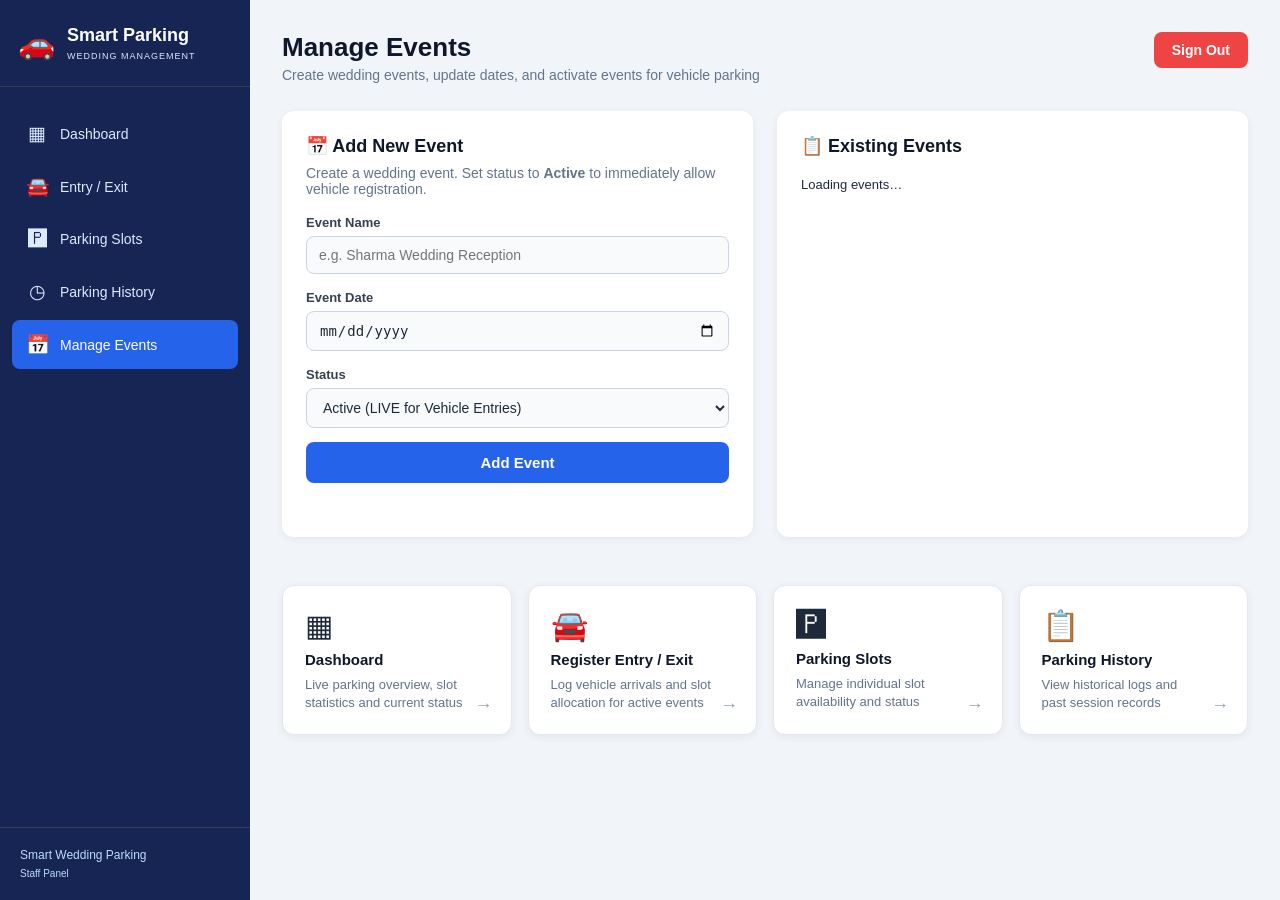
<file: wedding1/frontend/events.html>
<!DOCTYPE html>
<html lang="en">
<head>
    <meta charset="UTF-8">
    <meta name="viewport" content="width=device-width, initial-scale=1.0">
    <title>Manage Events | Smart Wedding Parking</title>
    <link rel="stylesheet" href="style.css">
</head>
<body>

    <div id="sidebar-container"></div>

    <main class="dashboard-content">
        <div class="page-header">
            <div>
                <h1>Manage Events</h1>
                <p class="welcome-msg">Create wedding events, update dates, and activate events for vehicle parking</p>
            </div>
            <button id="logout-button" class="logout-btn">Sign Out</button>
        </div>

        <div class="two-col-grid">
            <!-- Add Event Form -->
            <section class="section-card">
                <div class="section-card-header">
                    <h2>📅 Add New Event</h2>
                </div>
                <p class="section-desc">Create a wedding event. Set status to <strong>Active</strong> to immediately allow vehicle registration.</p>

                <form id="add-event-form">
                    <label for="event-name">Event Name</label>
                    <input
                        type="text"
                        id="event-name"
                        name="event_name"
                        placeholder="e.g. Sharma Wedding Reception"
                        required
                    >

                    <label for="event-date">Event Date</label>
                    <input
                        type="date"
                        id="event-date"
                        name="event_date"
                        required
                    >

                    <label for="event-status">Status</label>
                    <select id="event-status" name="status" required>
                        <option value="active">Active (LIVE for Vehicle Entries)</option>
                        <option value="planned">Planned (Upcoming)</option>
                        <option value="completed">Completed (Concluded)</option>
                    </select>

                    <button type="submit" id="add-event-btn" class="btn-primary" style="margin-top:14px;">Add Event</button>
                    <p id="event-add-status" class="form-status" role="status"></p>
                </form>
            </section>

            <!-- Events List -->
            <section class="section-card">
                <div class="section-card-header" style="display:flex; justify-content:space-between; align-items:center; flex-wrap:wrap; gap:8px;">
                    <h2>📋 Existing Events</h2>
                    <span id="today-badge" style="font-size:12px; color:#64748b; font-weight:600;"></span>
                </div>
                <p id="events-list-status" class="form-status">Loading events…</p>
                <div id="events-list" class="events-list"></div>
            </section>
        </div>

        <!-- Bottom Quick Navigation Links -->
        <div class="quick-links">
            <a href="dashboard.html" class="quick-card">
                <span class="quick-icon">▦</span>
                <strong>Dashboard</strong>
                <p>Live parking overview, slot statistics and current status</p>
                <span class="quick-arrow">&rarr;</span>
            </a>
            <a href="entry-exit.html" class="quick-card">
                <span class="quick-icon">🚘</span>
                <strong>Register Entry / Exit</strong>
                <p>Log vehicle arrivals and slot allocation for active events</p>
                <span class="quick-arrow">&rarr;</span>
            </a>
            <a href="parking-slots.html" class="quick-card">
                <span class="quick-icon">🅿</span>
                <strong>Parking Slots</strong>
                <p>Manage individual slot availability and status</p>
                <span class="quick-arrow">&rarr;</span>
            </a>
            <a href="history.html" class="quick-card">
                <span class="quick-icon">📋</span>
                <strong>Parking History</strong>
                <p>View historical logs and past session records</p>
                <span class="quick-arrow">&rarr;</span>
            </a>
        </div>
    </main>

    <script type="module">
        import { apiRequest, requireRole, supabase } from './app.js';

        // Allow all staff (admin, manager, attendant) to access and manage events
        const access = await requireRole(['admin', 'manager', 'attendant']);
        if (access) {
            // Logout
            document.getElementById('logout-button').addEventListener('click', async () => {
                await supabase.auth.signOut();
                window.location.replace('/');
            });

            const todayStr = new Date().toISOString().split('T')[0];
            const todayBadge = document.getElementById('today-badge');
            if (todayBadge) {
                todayBadge.textContent = 'Today: ' + todayStr;
            }

            const dateInput = document.getElementById('event-date');
            if (dateInput) {
                dateInput.value = todayStr;
            }

            const statusBadgeClass = {
                active: 'badge-active',
                planned: 'badge-planned',
                completed: 'badge-completed'
            };

            // Helper to fetch events (dual-capable: API with Supabase fallback)
            async function fetchAllEvents() {
                try {
                    const res = await apiRequest('/api/events');
                    if (res && res.events) return res.events;
                } catch (e) {
                    console.warn('API events notice, fetching from Supabase directly:', e);
                }
                const { data, error } = await supabase
                    .from('wedding_events')
                    .select('event_id, event_name, event_date, status')
                    .order('event_date', { ascending: false });
                if (error) throw error;
                return data || [];
            }

            // Helper to update event status (dual-capable)
            async function setEventStatus(eventId, newStatus) {
                try {
                    await apiRequest(`/api/events/${eventId}`, {
                        method: 'PUT',
                        body: JSON.stringify({ status: newStatus })
                    });
                    return;
                } catch (e) {
                    console.warn('API update notice, updating via Supabase directly:', e);
                }
                const { error } = await supabase
                    .from('wedding_events')
                    .update({ status: newStatus })
                    .eq('event_id', eventId);
                if (error) throw error;
            }

            // Load existing events
            async function loadEvents() {
                const container = document.getElementById('events-list');
                const statusEl = document.getElementById('events-list-status');

                try {
                    const events = await fetchAllEvents();
                    statusEl.textContent = '';
                    container.replaceChildren();

                    if (!events || events.length === 0) {
                        statusEl.textContent = 'No events yet. Add your first event using the form.';
                        return;
                    }

                    events.forEach(event => {
                        const card = document.createElement('div');
                        card.className = 'event-item';
                        card.style.cssText = 'padding:14px; margin-bottom:12px; background:#fff; border:1px solid #e2e8f0; border-radius:10px; box-shadow:0 1px 3px rgba(0,0,0,0.05); display:flex; flex-direction:column; gap:10px;';

                        const isToday = event.event_date === todayStr;
                        const formattedDate = new Date(`${event.event_date}T00:00:00`).toLocaleDateString('en-IN', {
                            weekday: 'short',
                            year: 'numeric',
                            month: 'short',
                            day: 'numeric'
                        });

                        const topRow = document.createElement('div');
                        topRow.style.cssText = 'display:flex; justify-content:space-between; align-items:center;';

                        topRow.innerHTML = `
                            <div>
                                <strong style="font-size:15px; color:#0f172a;">${event.event_name}</strong>
                                <div style="font-size:12px; color:#64748b; margin-top:2px;">
                                    📅 ${formattedDate} ${isToday ? '<strong style="color:#2563eb;">(TODAY)</strong>' : ''}
                                </div>
                            </div>
                            <span class="badge ${statusBadgeClass[event.status] || 'badge-completed'}" style="padding:4px 10px; border-radius:20px; font-weight:600; font-size:12px;">
                                ${event.status.toUpperCase()}
                            </span>
                        `;

                        // Action buttons
                        const actionsRow = document.createElement('div');
                        actionsRow.style.cssText = 'display:flex; gap:8px; flex-wrap:wrap; align-items:center; padding-top:8px; border-top:1px dashed #e2e8f0;';

                        if (event.status !== 'active') {
                            const activateBtn = document.createElement('button');
                            activateBtn.type = 'button';
                            activateBtn.className = 'btn-sm btn-primary';
                            activateBtn.style.cssText = 'background:#16a34a; border:none; color:white; padding:6px 12px; border-radius:6px; cursor:pointer; font-size:12px; font-weight:bold;';
                            activateBtn.textContent = '🟢 Set Active';
                            activateBtn.onclick = async () => {
                                activateBtn.disabled = true;
                                activateBtn.textContent = 'Activating…';
                                try {
                                    await setEventStatus(event.event_id, 'active');
                                    await loadEvents();
                                } catch (err) {
                                    alert('Could not set active: ' + err.message);
                                    activateBtn.disabled = false;
                                }
                            };
                            actionsRow.appendChild(activateBtn);
                        } else {
                            const completeBtn = document.createElement('button');
                            completeBtn.type = 'button';
                            completeBtn.className = 'btn-sm';
                            completeBtn.style.cssText = 'background:#64748b; color:white; border:none; padding:6px 12px; border-radius:6px; cursor:pointer; font-size:12px;';
                            completeBtn.textContent = '⚪ Mark Completed';
                            completeBtn.onclick = async () => {
                                completeBtn.disabled = true;
                                try {
                                    await setEventStatus(event.event_id, 'completed');
                                    await loadEvents();
                                } catch (err) {
                                    alert('Could not update: ' + err.message);
                                    completeBtn.disabled = false;
                                }
                            };
                            actionsRow.appendChild(completeBtn);
                        }

                        if (event.status !== 'planned') {
                            const planBtn = document.createElement('button');
                            planBtn.type = 'button';
                            planBtn.className = 'btn-sm';
                            planBtn.style.cssText = 'background:#0284c7; color:white; border:none; padding:6px 12px; border-radius:6px; cursor:pointer; font-size:12px;';
                            planBtn.textContent = '🔵 Mark Planned';
                            planBtn.onclick = async () => {
                                planBtn.disabled = true;
                                try {
                                    await setEventStatus(event.event_id, 'planned');
                                    await loadEvents();
                                } catch (err) {
                                    alert('Could not update: ' + err.message);
                                    planBtn.disabled = false;
                                }
                            };
                            actionsRow.appendChild(planBtn);
                        }

                        card.appendChild(topRow);
                        card.appendChild(actionsRow);
                        container.appendChild(card);
                    });
                } catch (error) {
                    statusEl.textContent = '❌ Could not load events: ' + error.message;
                    statusEl.style.color = '#dc2626';
                }
            }

            await loadEvents();

            // Add event form submit
            document.getElementById('add-event-form').addEventListener('submit', async (e) => {
                e.preventDefault();
                const addStatus = document.getElementById('event-add-status');
                const btn = document.getElementById('add-event-btn');

                const eventName = document.getElementById('event-name').value.trim();
                const eventDate = document.getElementById('event-date').value;
                const eventStatus = document.getElementById('event-status').value;

                btn.disabled = true;
                addStatus.textContent = 'Adding event…';
                addStatus.style.color = '#64748b';

                let addedSuccessfully = false;

                // 1. Try API
                try {
                    await apiRequest('/api/events', {
                        method: 'POST',
                        body: JSON.stringify({
                            event_name: eventName,
                            event_date: eventDate,
                            status: eventStatus
                        })
                    });
                    addedSuccessfully = true;
                } catch (apiErr) {
                    console.warn('API add notice, trying Supabase directly:', apiErr);
                }

                // 2. Fallback to Supabase directly if API failed or unavailable
                if (!addedSuccessfully) {
                    try {
                        const { error } = await supabase
                            .from('wedding_events')
                            .insert({
                                event_name: eventName,
                                event_date: eventDate,
                                status: eventStatus
                            });
                        if (error) throw error;
                        addedSuccessfully = true;
                    } catch (dbErr) {
                        addStatus.textContent = '❌ Could not add event: ' + dbErr.message;
                        addStatus.style.color = '#dc2626';
                        btn.disabled = false;
                        return;
                    }
                }

                addStatus.textContent = `✅ Event "${eventName}" added successfully (${eventStatus.toUpperCase()})! It is now visible on the Register page.`;
                addStatus.style.color = '#16a34a';
                e.target.reset();
                document.getElementById('event-date').value = todayStr;
                await loadEvents();
                btn.disabled = false;
            });
        }
    </script>
    <script src="sidebar.js"></script>
</body>
</html>
</file>
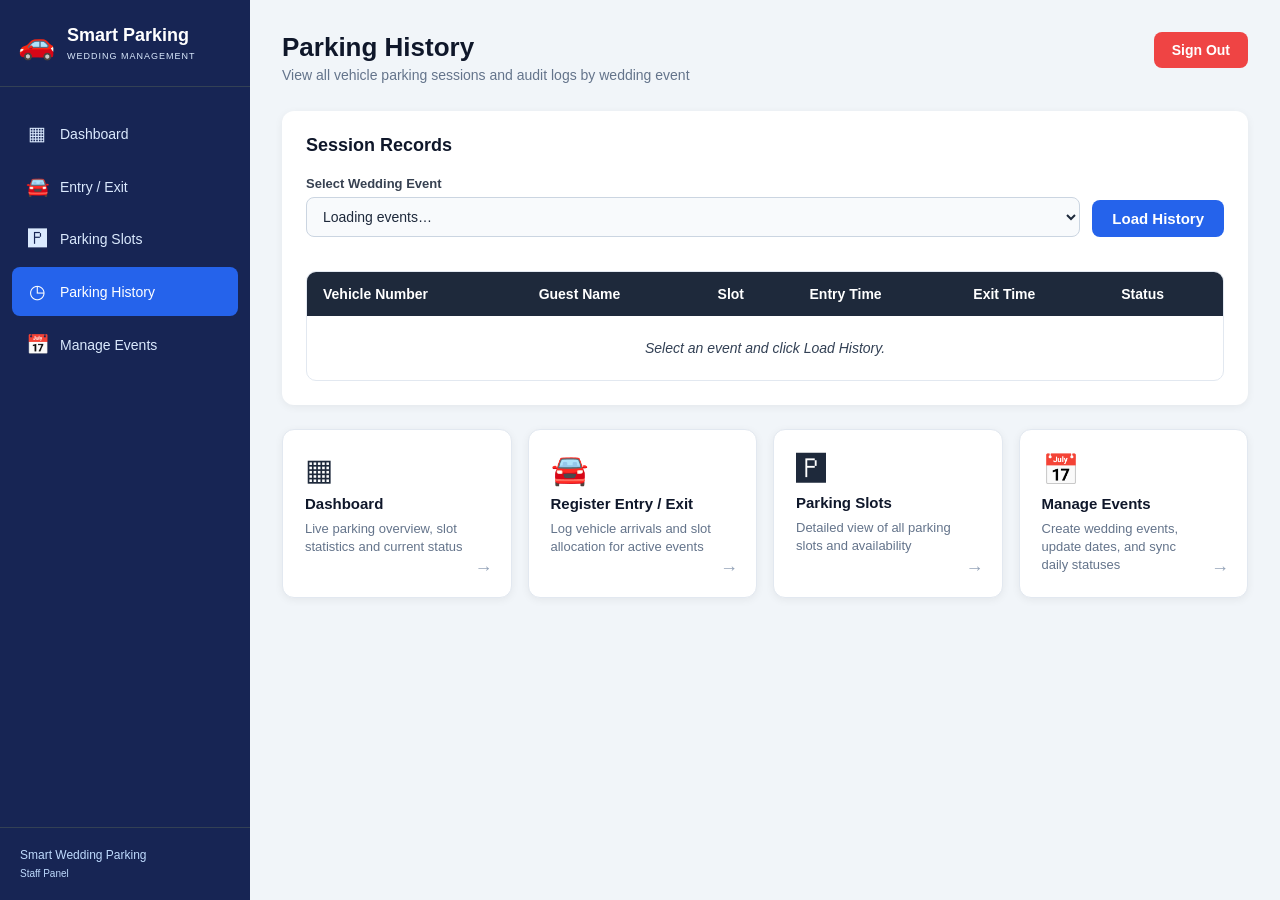
<file: wedding1/frontend/history.html>
<!DOCTYPE html>
<html lang="en">
<head>
    <meta charset="UTF-8">
    <meta name="viewport" content="width=device-width, initial-scale=1.0">
    <title>Parking History | Smart Wedding Parking</title>
    <link rel="stylesheet" href="style.css">
</head>
<body>

    <div id="sidebar-container"></div>

    <main class="dashboard-content">

        <div class="page-header">
            <div>
                <h1>Parking History</h1>
                <p class="welcome-msg">View all vehicle parking sessions and audit logs by wedding event</p>
            </div>
            <button id="logout-button" class="logout-btn">Sign Out</button>
        </div>

        <section class="section-card">
            <div class="section-card-header">
                <h2>Session Records</h2>
            </div>

            <div class="history-controls">
                <div class="history-filter">
                    <label for="history-event-select">Select Wedding Event</label>
                    <select id="history-event-select">
                        <option value="">Loading events…</option>
                    </select>
                </div>
                <button type="button" id="load-history-btn" class="btn-primary">
                    Load History
                </button>
            </div>

            <p id="history-status" class="form-status"></p>

            <div class="history-table-container">
                <table id="history-table">
                    <thead>
                        <tr>
                            <th>Vehicle Number</th>
                            <th>Guest Name</th>
                            <th>Slot</th>
                            <th>Entry Time</th>
                            <th>Exit Time</th>
                            <th>Status</th>
                        </tr>
                    </thead>
                    <tbody id="history-body">
                        <tr>
                            <td colspan="6" class="empty-state">Select an event and click Load History.</td>
                        </tr>
                    </tbody>
                </table>
            </div>
        </section>

        <!-- Bottom Quick Navigation Links -->
        <div class="quick-links">
            <a href="dashboard.html" class="quick-card">
                <span class="quick-icon">▦</span>
                <strong>Dashboard</strong>
                <p>Live parking overview, slot statistics and current status</p>
                <span class="quick-arrow">&rarr;</span>
            </a>
            <a href="entry-exit.html" class="quick-card">
                <span class="quick-icon">🚘</span>
                <strong>Register Entry / Exit</strong>
                <p>Log vehicle arrivals and slot allocation for active events</p>
                <span class="quick-arrow">&rarr;</span>
            </a>
            <a href="parking-slots.html" class="quick-card">
                <span class="quick-icon">🅿</span>
                <strong>Parking Slots</strong>
                <p>Detailed view of all parking slots and availability</p>
                <span class="quick-arrow">&rarr;</span>
            </a>
            <a href="events.html" class="quick-card">
                <span class="quick-icon">📅</span>
                <strong>Manage Events</strong>
                <p>Create wedding events, update dates, and sync daily statuses</p>
                <span class="quick-arrow">&rarr;</span>
            </a>
        </div>

    </main>

    <script type="module">
        import { supabase } from './app.js';

        // Auth guard
        const { data: { session } } = await supabase.auth.getSession();
        if (!session) { window.location.href = 'index.html'; }

        // Logout
        document.getElementById('logout-button').addEventListener('click', async () => {
            await supabase.auth.signOut();
            window.location.href = 'index.html';
        });

        // Load events into dropdown
        async function loadHistoryEvents() {
            const select = document.getElementById('history-event-select');
            const { data: events, error } = await supabase
                .from('wedding_events')
                .select('event_id, event_name, event_date, status')
                .order('event_date', { ascending: false });

            select.replaceChildren();

            if (error) {
                const opt = document.createElement('option');
                opt.textContent = 'Could not load events';
                select.appendChild(opt);
                return;
            }

            const defaultOpt = document.createElement('option');
            defaultOpt.value = '';
            defaultOpt.textContent = 'Select a wedding event';
            select.appendChild(defaultOpt);

            events.forEach((e, idx) => {
                const opt = document.createElement('option');
                opt.value = e.event_id;
                opt.textContent = `${e.event_name} (${e.event_date}) [${e.status.toUpperCase()}]`;
                if (idx === 0) opt.selected = true; // Select latest event by default
                select.appendChild(opt);
            });

            // If an event is selected, load its history immediately
            if (events && events.length > 0) {
                await loadParkingHistory();
            }
        }

        // Load parking history for selected event
        async function loadParkingHistory() {
            const eventId = document.getElementById('history-event-select').value;
            const statusEl = document.getElementById('history-status');
            const tbody = document.getElementById('history-body');

            if (!eventId) {
                statusEl.textContent = '⚠️ Please select a wedding event.';
                statusEl.style.color = '#dc2626';
                return;
            }

            statusEl.textContent = 'Loading parking history…';
            statusEl.style.color = '#64748b';
            tbody.replaceChildren();

            const { data: sessions, error } = await supabase
                .from('parking_sessions')
                .select(`
                    entry_time,
                    exit_time,
                    vehicles(registration_number, guest_name),
                    parking_slots(slot_number)
                `)
                .eq('event_id', Number(eventId))
                .order('entry_time', { ascending: false });

            if (error) {
                statusEl.textContent = '❌ Could not load history: ' + error.message;
                statusEl.style.color = '#dc2626';
                return;
            }

            if (!sessions || sessions.length === 0) {
                statusEl.textContent = 'No parking records for this event yet.';
                tbody.innerHTML = '<tr><td colspan="6" class="empty-state">No records found.</td></tr>';
                return;
            }

            sessions.forEach(session => {
                const row = document.createElement('tr');
                const isParked = !session.exit_time;

                row.innerHTML = `
                    <td><strong>${session.vehicles?.registration_number ?? 'Unknown'}</strong></td>
                    <td>${session.vehicles?.guest_name ?? '—'}</td>
                    <td><span class="badge badge-planned">P${session.parking_slots?.slot_number ?? '?'}</span></td>
                    <td>${session.entry_time ? new Date(session.entry_time).toLocaleString('en-IN') : '—'}</td>
                    <td>${session.exit_time ? new Date(session.exit_time).toLocaleString('en-IN') : '<em>Currently Parked</em>'}</td>
                    <td>
                        <span class="badge ${isParked ? 'badge-active' : 'badge-completed'}">
                            ${isParked ? '● Parked' : '✓ Exited'}
                        </span>
                    </td>
                `;
                tbody.appendChild(row);
            });

            statusEl.textContent = `Found ${sessions.length} parking record(s).`;
            statusEl.style.color = '#16a34a';
        }

        document.getElementById('load-history-btn').addEventListener('click', loadParkingHistory);
        document.getElementById('history-event-select').addEventListener('change', loadParkingHistory);

        await loadHistoryEvents();
    </script>

    <script src="sidebar.js"></script>
</body>
</html>
</file>
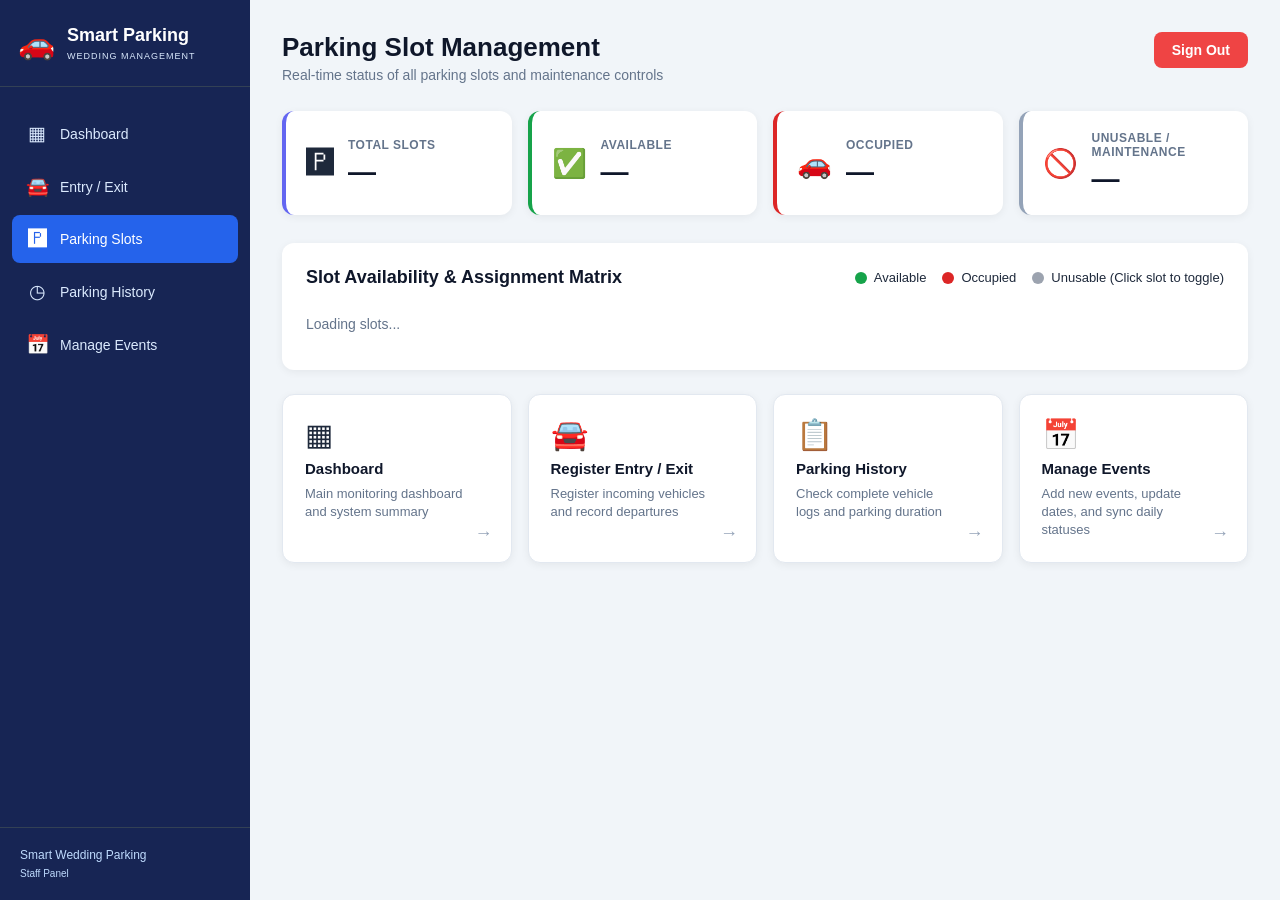
<file: wedding1/frontend/parking-slots.html>
<!DOCTYPE html>
<html lang="en">
<head>
    <meta charset="UTF-8">
    <meta name="viewport" content="width=device-width, initial-scale=1.0">
    <title>Parking Slots | Smart Wedding Parking</title>
    <link rel="stylesheet" href="style.css">
</head>
<body>

    <div id="sidebar-container"></div>

    <main class="dashboard-content">

        <div class="page-header">
            <div>
                <h1>Parking Slot Management</h1>
                <p class="welcome-msg">Real-time status of all parking slots and maintenance controls</p>
            </div>
            <button id="logout-button" class="logout-btn">Sign Out</button>
        </div>

        <!-- Stats cards -->
        <div class="stats-row">
            <div class="stat-card stat-total">
                <span class="stat-icon">🅿</span>
                <div>
                    <p class="stat-label">Total Slots</p>
                    <p class="stat-value" id="total-slots">—</p>
                </div>
            </div>
            <div class="stat-card stat-available">
                <span class="stat-icon">✅</span>
                <div>
                    <p class="stat-label">Available</p>
                    <p class="stat-value" id="available-slots">—</p>
                </div>
            </div>
            <div class="stat-card stat-occupied">
                <span class="stat-icon">🚗</span>
                <div>
                    <p class="stat-label">Occupied</p>
                    <p class="stat-value" id="occupied-slots">—</p>
                </div>
            </div>
            <div class="stat-card stat-unavailable">
                <span class="stat-icon">🚫</span>
                <div>
                    <p class="stat-label">Unusable / Maintenance</p>
                    <p class="stat-value" id="unavailable-slots">—</p>
                </div>
            </div>
        </div>

        <!-- Slot Matrix Section -->
        <section class="section-card">
            <div class="section-card-header" style="display:flex; justify-content:space-between; align-items:center; flex-wrap:wrap; gap:12px;">
                <h2>Slot Availability &amp; Assignment Matrix</h2>
                <div class="legend">
                    <span><i class="dot available"></i> Available</span>
                    <span><i class="dot occupied"></i> Occupied</span>
                    <span><i class="dot unavailable"></i> Unusable (Click slot to toggle)</span>
                </div>
            </div>
            <div id="parking-grid" class="parking-grid"></div>
            <p id="slots-status" class="loading-msg">Loading slots...</p>
        </section>

        <!-- Bottom Quick Navigation Links -->
        <div class="quick-links">
            <a href="dashboard.html" class="quick-card">
                <span class="quick-icon">▦</span>
                <strong>Dashboard</strong>
                <p>Main monitoring dashboard and system summary</p>
                <span class="quick-arrow">&rarr;</span>
            </a>
            <a href="entry-exit.html" class="quick-card">
                <span class="quick-icon">🚘</span>
                <strong>Register Entry / Exit</strong>
                <p>Register incoming vehicles and record departures</p>
                <span class="quick-arrow">&rarr;</span>
            </a>
            <a href="history.html" class="quick-card">
                <span class="quick-icon">📋</span>
                <strong>Parking History</strong>
                <p>Check complete vehicle logs and parking duration</p>
                <span class="quick-arrow">&rarr;</span>
            </a>
            <a href="events.html" class="quick-card">
                <span class="quick-icon">📅</span>
                <strong>Manage Events</strong>
                <p>Add new events, update dates, and sync daily statuses</p>
                <span class="quick-arrow">&rarr;</span>
            </a>
        </div>

    </main>

    <script type="module">
        import { supabase } from './app.js';

        // Auth guard
        const { data: { session } } = await supabase.auth.getSession();
        if (!session) { window.location.href = 'index.html'; }

        // Logout
        document.getElementById('logout-button').addEventListener('click', async () => {
            await supabase.auth.signOut();
            window.location.href = 'index.html';
        });

        // Load slots and live assignments
        async function loadSlotMatrix() {
            const grid = document.getElementById('parking-grid');
            const statusEl = document.getElementById('slots-status');

            try {
                const { data: slots, error: slotsError } = await supabase
                    .from('parking_slots')
                    .select('slot_id, slot_number, status')
                    .order('slot_number');

                if (slotsError) throw slotsError;

                const { data: sessions, error: sessionsError } = await supabase
                    .from('parking_sessions')
                    .select('slot_id, vehicles(registration_number, guest_name)')
                    .is('exit_time', null);

                if (sessionsError) throw sessionsError;

                const vehicleBySlot = new Map();
                sessions.forEach(s => {
                    const reg = s.vehicles?.registration_number || 'Occupied';
                    const guest = s.vehicles?.guest_name ? ` (${s.vehicles.guest_name})` : '';
                    vehicleBySlot.set(s.slot_id, reg + guest);
                });

                const occupiedIds = new Set(sessions.map(s => s.slot_id));
                const unavailableList = slots.filter(s => s.status === 'unavailable');
                const availableCount = slots.filter(s => s.status !== 'unavailable' && !occupiedIds.has(s.slot_id)).length;

                document.getElementById('total-slots').textContent = slots.length;
                document.getElementById('available-slots').textContent = availableCount;
                document.getElementById('occupied-slots').textContent = occupiedIds.size;
                document.getElementById('unavailable-slots').textContent = unavailableList.length;

                grid.replaceChildren();
                statusEl.textContent = '💡 Tip: Click any unoccupied slot to toggle between Available and Unusable (Maintenance mode).';
                statusEl.style.color = '#64748b';

                slots.forEach(slot => {
                    const occupied = occupiedIds.has(slot.slot_id);
                    const state = slot.status === 'unavailable' ? 'unavailable'
                        : occupied ? 'occupied' : 'available';

                    const tile = document.createElement('div');
                    tile.className = `parking-slot ${state}`;
                    tile.style.cursor = occupied ? 'default' : 'pointer';
                    tile.title = occupied 
                        ? `P${slot.slot_number} — ${vehicleBySlot.get(slot.slot_id)}`
                        : `Click to toggle P${slot.slot_number} status`;

                    tile.innerHTML = `
                        <div class="slot-number">P${slot.slot_number}</div>
                        <div class="slot-registration">${occupied ? vehicleBySlot.get(slot.slot_id) : (state === 'unavailable' ? 'Maintenance' : 'Empty')}</div>
                        <div class="slot-status">${state.charAt(0).toUpperCase() + state.slice(1)}</div>
                    `;

                    // Toggle available/unavailable if not currently occupied by a car
                    if (!occupied) {
                        tile.onclick = async () => {
                            const newStatus = slot.status === 'available' ? 'unavailable' : 'available';
                            tile.style.opacity = '0.5';
                            const { error: toggleError } = await supabase
                                .from('parking_slots')
                                .update({ status: newStatus })
                                .eq('slot_id', slot.slot_id);

                            if (toggleError) {
                                alert('Could not update slot status: ' + toggleError.message);
                            }
                            await loadSlotMatrix();
                        };
                    }

                    grid.appendChild(tile);
                });

            } catch (err) {
                statusEl.textContent = '❌ Failed to load slots: ' + err.message;
                statusEl.style.color = '#dc2626';
            }
        }

        await loadSlotMatrix();
    </script>

    <script src="sidebar.js"></script>
</body>
</html>
</file>
<file: frontend/style.css>
/* ===========================
   BASE
=========================== */
*, *::before, *::after { box-sizing: border-box; }

body {
    font-family: Arial, sans-serif;
    margin: 0;
    background: #f1f5f9;
    color: #1e293b;
}

/* ===========================
   LOGIN PAGE
=========================== */
.login-page {
    background: linear-gradient(135deg, #172554 0%, #1d4ed8 100%);
    min-height: 100vh;
    display: flex;
    align-items: center;
    justify-content: center;
}

.login-wrapper {
    width: 100%;
    max-width: 420px;
    padding: 20px;
}

.login-card {
    background: #fff;
    border-radius: 16px;
    padding: 40px;
    box-shadow: 0 20px 60px rgba(0,0,0,0.25);
}

.login-header {
    text-align: center;
    margin-bottom: 28px;
}

.login-icon {
    font-size: 48px;
}

.login-header h1 {
    margin: 10px 0 4px;
    font-size: 22px;
    color: #172554;
}

.login-header p {
    color: #64748b;
    font-size: 13px;
    margin: 0;
}

.login-card h2 {
    font-size: 18px;
    margin: 0 0 20px;
    color: #1e293b;
}

.status-msg {
    margin: 16px 0 0;
    font-size: 13px;
    color: #64748b;
    text-align: center;
}

/* ===========================
   SIDEBAR
=========================== */
:root {
    --sidebar-width: 250px;
    --sidebar-bg:    #172554;
    --sidebar-text:  #dbeafe;
    --sidebar-active:#2563eb;
}

.sidebar {
    position: fixed;
    top: 0; left: 0;
    width: var(--sidebar-width);
    height: 100vh;
    background: var(--sidebar-bg);
    color: white;
    display: flex;
    flex-direction: column;
    z-index: 1000;
}

.sidebar-brand {
    display: flex;
    align-items: center;
    gap: 12px;
    padding: 25px 18px;
    border-bottom: 1px solid #334155;
}

.brand-icon { font-size: 30px; }

.sidebar-brand h2 {
    margin: 0;
    font-size: 18px;
    color: white;
}

.sidebar-brand p {
    margin: 5px 0 0;
    font-size: 9px;
    letter-spacing: 1px;
    color: var(--sidebar-text);
}

.sidebar-nav {
    display: flex;
    flex-direction: column;
    gap: 4px;
    padding: 22px 12px;
}

.sidebar-nav a {
    display: flex;
    align-items: center;
    gap: 12px;
    padding: 13px 14px;
    border-radius: 8px;
    color: var(--sidebar-text);
    text-decoration: none;
    font-size: 14px;
    transition: background 0.2s;
}

.sidebar-nav a span {
    width: 22px;
    text-align: center;
    font-size: 19px;
}

.sidebar-nav a:hover  { background: #263b70; color: white; }
.sidebar-nav a.active { background: var(--sidebar-active); color: white; }

.sidebar-footer {
    margin-top: auto;
    padding: 20px;
    border-top: 1px solid #334155;
    font-size: 12px;
    color: #bfdbfe;
}

.sidebar-footer p { margin: 0 0 4px; }

/* ===========================
   MAIN CONTENT
=========================== */
.dashboard-content {
    margin-left: var(--sidebar-width);
    padding: 32px;
    min-height: 100vh;
}

/* ===========================
   PAGE HEADER
=========================== */
.page-header {
    display: flex;
    justify-content: space-between;
    align-items: flex-start;
    margin-bottom: 28px;
}

.page-header h1 {
    margin: 0 0 4px;
    font-size: 26px;
    color: #0f172a;
}

.welcome-msg {
    margin: 0;
    color: #64748b;
    font-size: 14px;
}

.logout-btn {
    padding: 10px 18px;
    background: #ef4444;
    color: white;
    border: none;
    border-radius: 8px;
    cursor: pointer;
    font-size: 14px;
    font-weight: 600;
    transition: background 0.2s;
}
.logout-btn:hover { background: #dc2626; }

/* ===========================
   STAT CARDS
=========================== */
.stats-row {
    display: grid;
    grid-template-columns: repeat(4, 1fr);
    gap: 16px;
    margin-bottom: 28px;
}

.stat-card {
    background: #fff;
    border-radius: 12px;
    padding: 20px;
    display: flex;
    align-items: center;
    gap: 14px;
    box-shadow: 0 2px 8px rgba(0,0,0,0.06);
    border-left: 4px solid transparent;
}

.stat-total       { border-color: #6366f1; }
.stat-available   { border-color: #16a34a; }
.stat-occupied    { border-color: #dc2626; }
.stat-unavailable { border-color: #94a3b8; }

.stat-icon { font-size: 28px; }

.stat-label {
    margin: 0 0 4px;
    font-size: 12px;
    color: #64748b;
    font-weight: 600;
    text-transform: uppercase;
    letter-spacing: 0.5px;
}

.stat-value {
    margin: 0;
    font-size: 28px;
    font-weight: 700;
    color: #0f172a;
}

/* ===========================
   SECTION CARDS
=========================== */
.section-card {
    background: #fff;
    border-radius: 12px;
    padding: 24px;
    box-shadow: 0 2px 8px rgba(0,0,0,0.06);
    margin-bottom: 24px;
}

.section-card-header {
    display: flex;
    justify-content: space-between;
    align-items: center;
    flex-wrap: wrap;
    gap: 12px;
    margin-bottom: 20px;
}

.section-card-header h2 {
    margin: 0;
    font-size: 18px;
    color: #0f172a;
}

.section-desc {
    margin: -12px 0 18px;
    color: #64748b;
    font-size: 14px;
}

/* ===========================
   FORMS
=========================== */
label {
    display: block;
    font-size: 13px;
    font-weight: 600;
    color: #374151;
    margin-bottom: 6px;
    margin-top: 16px;
}

input[type="text"],
input[type="email"],
input[type="password"],
input[type="tel"],
input[type="date"],
select {
    width: 100%;
    padding: 10px 12px;
    border: 1px solid #cbd5e1;
    border-radius: 8px;
    font-size: 14px;
    color: #1e293b;
    background: #f8fafc;
    transition: border-color 0.2s;
}

input:focus, select:focus {
    outline: none;
    border-color: #2563eb;
    background: #fff;
}

.btn-primary {
    margin-top: 20px;
    width: 100%;
    padding: 12px;
    background: #2563eb;
    color: white;
    border: none;
    border-radius: 8px;
    font-size: 15px;
    font-weight: 600;
    cursor: pointer;
    transition: background 0.2s;
}
.btn-primary:hover    { background: #1d4ed8; }
.btn-primary:disabled { background: #93c5fd; cursor: not-allowed; }

.btn-danger {
    margin-top: 20px;
    width: 100%;
    padding: 12px;
    background: #dc2626;
    color: white;
    border: none;
    border-radius: 8px;
    font-size: 15px;
    font-weight: 600;
    cursor: pointer;
    transition: background 0.2s;
}
.btn-danger:hover    { background: #b91c1c; }
.btn-danger:disabled { background: #fca5a5; cursor: not-allowed; }

.form-status {
    margin: 12px 0 0;
    font-size: 13px;
    min-height: 18px;
}

/* ===========================
   LEGEND
=========================== */
.legend {
    display: flex;
    flex-wrap: wrap;
    gap: 16px;
}

.legend span {
    display: flex;
    align-items: center;
    gap: 7px;
    font-size: 13px;
}

.dot {
    display: inline-block;
    width: 12px;
    height: 12px;
    border-radius: 50%;
}

/* ===========================
   PARKING GRID
=========================== */
.parking-grid {
    display: grid;
    grid-template-columns: repeat(5, minmax(80px, 1fr));
    gap: 12px;
    margin-top: 8px;
}

.parking-slot {
    display: flex;
    flex-direction: column;
    align-items: center;
    justify-content: center;
    gap: 5px;
    padding: 14px 8px;
    border-radius: 10px;
    border: 1px solid #e2e8f0;
    text-align: center;
    min-width: 0;
    overflow-wrap: anywhere;
}

.available   { background: #dcfce7; color: #166534; border-color: #86efac; }
.occupied    { background: #fee2e2; color: #991b1b; border-color: #fca5a5; }
.unavailable { background: #e5e7eb; color: #4b5563; border-color: #d1d5db; }

.dot.available   { background: #16a34a; }
.dot.occupied    { background: #dc2626; }
.dot.unavailable { background: #9ca3af; }

.slot-number       { font-size: 1rem;  font-weight: 700; }
.slot-registration { font-size: 0.75rem; font-weight: 600; }
.slot-status       { font-size: 0.7rem; text-transform: capitalize; }

.loading-msg { color: #64748b; font-size: 14px; margin-top: 8px; }

/* ===========================
   QUICK LINKS
=========================== */
.quick-links {
    display: grid;
    grid-template-columns: repeat(3, 1fr);
    gap: 16px;
}

.quick-card {
    display: flex;
    flex-direction: column;
    align-items: flex-start;
    gap: 6px;
    background: #fff;
    border-radius: 12px;
    padding: 20px;
    text-decoration: none;
    color: #1e293b;
    box-shadow: 0 2px 8px rgba(0,0,0,0.06);
    border: 1px solid #e2e8f0;
    transition: box-shadow 0.2s, transform 0.2s;
}

.quick-card:hover {
    box-shadow: 0 8px 24px rgba(0,0,0,0.12);
    transform: translateY(-2px);
}

.quick-card span  { font-size: 28px; }
.quick-card strong { font-size: 15px; }
.quick-card p { margin: 0; font-size: 13px; color: #64748b; }

/* ===========================
   TWO COL GRID
=========================== */
.two-col-grid {
    display: grid;
    grid-template-columns: 1fr 1fr;
    gap: 24px;
}

/* ===========================
   HISTORY TABLE
=========================== */
.history-controls {
    display: flex;
    align-items: flex-end;
    gap: 12px;
    flex-wrap: wrap;
    margin-bottom: 16px;
}

.history-filter { flex: 1; min-width: 200px; }
.history-filter label { margin-top: 0; }

.history-controls .btn-primary {
    margin-top: 0;
    width: auto;
    padding: 10px 20px;
}

.history-table-container {
    width: 100%;
    overflow-x: auto;
    border: 1px solid #e2e8f0;
    border-radius: 10px;
}

#history-table {
    width: 100%;
    border-collapse: collapse;
    font-size: 14px;
    min-width: 700px;
}

#history-table thead { background: #1e293b; color: white; }

#history-table th {
    padding: 14px 16px;
    font-weight: 600;
    white-space: nowrap;
    text-align: left;
}

#history-table td {
    padding: 13px 16px;
    border-bottom: 1px solid #e2e8f0;
    color: #334155;
    white-space: nowrap;
}

#history-table tbody tr:nth-child(even) { background: #f8fafc; }
#history-table tbody tr:hover { background: #eff6ff; }
#history-table tbody tr:last-child td { border-bottom: none; }

.empty-state { text-align: center; color: #94a3b8; font-style: italic; padding: 24px !important; }

/* ===========================
   BADGES
=========================== */
.badge {
    display: inline-block;
    padding: 4px 10px;
    border-radius: 20px;
    font-size: 12px;
    font-weight: 600;
}

.badge-parked   { background: #dcfce7; color: #166534; }
.badge-exited   { background: #f1f5f9; color: #475569; }
.badge-planned  { background: #dbeafe; color: #1d4ed8; }

/* ===========================
   EVENTS LIST
=========================== */
.events-list {
    display: flex;
    flex-direction: column;
    gap: 10px;
}

.event-item {
    display: flex;
    align-items: center;
    justify-content: space-between;
    padding: 14px 16px;
    background: #f8fafc;
    border: 1px solid #e2e8f0;
    border-radius: 10px;
}

.event-item-info {
    display: flex;
    flex-direction: column;
    gap: 3px;
}

.event-item-info strong { font-size: 15px; color: #0f172a; }
.event-item-info small  { font-size: 12px; color: #64748b; }

/* ===========================
   RESPONSIVE
=========================== */
@media (max-width: 900px) {
    .stats-row        { grid-template-columns: repeat(2, 1fr); }
    .quick-links      { grid-template-columns: repeat(2, 1fr); }
    .two-col-grid     { grid-template-columns: 1fr; }
}

@media (max-width: 768px) {
    :root { --sidebar-width: 200px; }

    .dashboard-content { padding: 18px; }

    .parking-grid {
        grid-template-columns: repeat(3, minmax(70px, 1fr));
    }

    .sidebar-nav a { padding: 11px 10px; font-size: 13px; }
}

@media (max-width: 560px) {
    .stats-row    { grid-template-columns: 1fr 1fr; }
    .quick-links  { grid-template-columns: 1fr; }
    .page-header  { flex-direction: column; gap: 12px; }
}


/* ==========================================================================
   ENHANCED QUICK LINKS (4-CARD GRID & RESPONSIVE)
   ========================================================================== */
.quick-links {
    display: grid !important;
    grid-template-columns: repeat(auto-fit, minmax(220px, 1fr)) !important;
    gap: 16px !important;
    margin-top: 24px !important;
}

.quick-card {
    position: relative !important;
    display: flex !important;
    flex-direction: column !important;
    align-items: flex-start !important;
    gap: 8px !important;
    background: #ffffff !important;
    border-radius: 12px !important;
    padding: 22px !important;
    text-decoration: none !important;
    color: #1e293b !important;
    box-shadow: 0 2px 8px rgba(0,0,0,0.06) !important;
    border: 1px solid #e2e8f0 !important;
    transition: all 0.2s ease-in-out !important;
}

.quick-card:hover {
    box-shadow: 0 10px 25px rgba(0,0,0,0.1) !important;
    transform: translateY(-3px) !important;
    border-color: #3b82f6 !important;
}

.quick-card span.quick-icon  { font-size: 30px !important; }
.quick-card strong { font-size: 15px !important; color: #0f172a !important; }
.quick-card p { margin: 0 !important; font-size: 13px !important; color: #64748b !important; line-height: 1.4 !important; padding-right: 20px !important; }

.quick-arrow {
    position: absolute !important;
    right: 18px !important;
    bottom: 18px !important;
    font-size: 18px !important;
    color: #94a3b8 !important;
    transition: transform 0.2s, color 0.2s !important;
}

.quick-card:hover .quick-arrow {
    transform: translateX(4px) !important;
    color: #2563eb !important;
}

/* ==========================================================================
   EVENT STATUS BANNERS & NOTIFICATIONS
   ========================================================================== */
.active-banner {
    display: flex;
    align-items: center;
    justify-content: space-between;
    gap: 16px;
    background: #ecfdf5;
    border: 1px solid #a7f3d0;
    border-left: 5px solid #10b981;
    border-radius: 10px;
    padding: 16px 20px;
    margin-bottom: 24px;
    color: #065f46;
}

.warning-banner {
    display: flex;
    align-items: center;
    justify-content: space-between;
    gap: 16px;
    background: #fffbeb;
    border: 1px solid #fde68a;
    border-left: 5px solid #f59e0b;
    border-radius: 10px;
    padding: 16px 20px;
    margin-bottom: 24px;
    color: #92400e;
}

.banner-left {
    display: flex;
    align-items: center;
    gap: 14px;
}

.banner-left strong {
    display: block;
    font-size: 15px;
    margin-bottom: 2px;
}

.banner-left p {
    margin: 0;
    font-size: 13px;
    opacity: 0.9;
}

.btn-banner {
    display: inline-flex;
    align-items: center;
    gap: 6px;
    padding: 9px 16px;
    border-radius: 6px;
    background: #059669;
    color: #ffffff !important;
    text-decoration: none;
    font-weight: 600;
    font-size: 13px;
    white-space: nowrap;
    transition: background 0.2s;
}

.btn-banner:hover {
    background: #047857;
}

.warning-banner .btn-banner {
    background: #d97706;
}

.warning-banner .btn-banner:hover {
    background: #b45309;
}

.pulse-dot {
    display: inline-block;
    width: 12px;
    height: 12px;
    border-radius: 50%;
    background-color: #10b981;
    box-shadow: 0 0 0 rgba(16, 185, 129, 0.4);
    animation: pulse 1.6s infinite;
}

@keyframes pulse {
    0% { box-shadow: 0 0 0 0 rgba(16, 185, 129, 0.7); }
    70% { box-shadow: 0 0 0 8px rgba(16, 185, 129, 0); }
    100% { box-shadow: 0 0 0 0 rgba(16, 185, 129, 0); }
}

/* ==========================================================================
   EVENT ACTIONS & EDITING CONTROLS
   ========================================================================== */
.badge-active    { background: #dcfce7 !important; color: #166534 !important; border: 1px solid #86efac !important; }
.badge-completed { background: #f1f5f9 !important; color: #475569 !important; border: 1px solid #cbd5e1 !important; }
.badge-planned   { background: #dbeafe !important; color: #1d4ed8 !important; border: 1px solid #93c5fd !important; }

.event-item {
    display: flex;
    flex-direction: column;
    gap: 12px;
    padding: 16px;
    background: #f8fafc;
    border: 1px solid #e2e8f0;
    border-radius: 10px;
    transition: border-color 0.15s;
}

.event-item:hover {
    border-color: #cbd5e1;
}

.event-item-top {
    display: flex;
    align-items: center;
    justify-content: space-between;
    gap: 12px;
    width: 100%;
}

.event-item-info {
    display: flex;
    flex-direction: column;
    gap: 4px;
}

.event-item-info strong { font-size: 16px; color: #0f172a; }
.event-item-info small  { font-size: 13px; color: #64748b; }

.event-item-actions {
    display: flex;
    align-items: center;
    gap: 8px;
    flex-wrap: wrap;
    padding-top: 8px;
    border-top: 1px dashed #e2e8f0;
}

.btn-sm {
    padding: 6px 12px;
    font-size: 12px;
    border-radius: 6px;
    border: 1px solid #cbd5e1;
    background: #ffffff;
    color: #1e293b;
    cursor: pointer;
    font-weight: 500;
    transition: all 0.15s;
}

.btn-sm:hover {
    background: #f1f5f9;
    border-color: #94a3b8;
}

.btn-success-sm {
    background: #16a34a !important;
    color: #ffffff !important;
    border-color: #15803d !important;
}

.btn-success-sm:hover {
    background: #15803d !important;
}

.btn-secondary-sm {
    background: #2563eb !important;
    color: #ffffff !important;
    border-color: #1d4ed8 !important;
}

.btn-secondary-sm:hover {
    background: #1d4ed8 !important;
}

.event-edit-box {
    margin-top: 8px;
    padding: 12px 14px;
    background: #ffffff;
    border: 1px solid #cbd5e1;
    border-radius: 8px;
    display: flex;
    gap: 12px;
    align-items: center;
    flex-wrap: wrap;
    box-shadow: 0 1px 3px rgba(0,0,0,0.05);
}

.event-edit-box label {
    font-size: 12px;
    font-weight: 600;
    color: #475569;
    margin: 0;
}

.event-edit-box input[type="date"],
.event-edit-box select {
    padding: 6px 10px;
    border: 1px solid #cbd5e1;
    border-radius: 6px;
    font-size: 13px;
    background: #ffffff;
}
</file>
<file: wedding1/frontend/style.css>
/* ===========================
   BASE
=========================== */
*, *::before, *::after { box-sizing: border-box; }

body {
    font-family: Arial, sans-serif;
    margin: 0;
    background: #f1f5f9;
    color: #1e293b;
}

/* ===========================
   LOGIN PAGE
=========================== */
.login-page {
    background: linear-gradient(135deg, #172554 0%, #1d4ed8 100%);
    min-height: 100vh;
    display: flex;
    align-items: center;
    justify-content: center;
}

.login-wrapper {
    width: 100%;
    max-width: 420px;
    padding: 20px;
}

.login-card {
    background: #fff;
    border-radius: 16px;
    padding: 40px;
    box-shadow: 0 20px 60px rgba(0,0,0,0.25);
}

.login-header {
    text-align: center;
    margin-bottom: 28px;
}

.login-icon {
    font-size: 48px;
}

.login-header h1 {
    margin: 10px 0 4px;
    font-size: 22px;
    color: #172554;
}

.login-header p {
    color: #64748b;
    font-size: 13px;
    margin: 0;
}

.login-card h2 {
    font-size: 18px;
    margin: 0 0 20px;
    color: #1e293b;
}

.status-msg {
    margin: 16px 0 0;
    font-size: 13px;
    color: #64748b;
    text-align: center;
}

/* ===========================
   SIDEBAR
=========================== */
:root {
    --sidebar-width: 250px;
    --sidebar-bg:    #172554;
    --sidebar-text:  #dbeafe;
    --sidebar-active:#2563eb;
}

.sidebar {
    position: fixed;
    top: 0; left: 0;
    width: var(--sidebar-width);
    height: 100vh;
    background: var(--sidebar-bg);
    color: white;
    display: flex;
    flex-direction: column;
    z-index: 1000;
}

.sidebar-brand {
    display: flex;
    align-items: center;
    gap: 12px;
    padding: 25px 18px;
    border-bottom: 1px solid #334155;
}

.brand-icon { font-size: 30px; }

.sidebar-brand h2 {
    margin: 0;
    font-size: 18px;
    color: white;
}

.sidebar-brand p {
    margin: 5px 0 0;
    font-size: 9px;
    letter-spacing: 1px;
    color: var(--sidebar-text);
}

.sidebar-nav {
    display: flex;
    flex-direction: column;
    gap: 4px;
    padding: 22px 12px;
}

.sidebar-nav a {
    display: flex;
    align-items: center;
    gap: 12px;
    padding: 13px 14px;
    border-radius: 8px;
    color: var(--sidebar-text);
    text-decoration: none;
    font-size: 14px;
    transition: background 0.2s;
}

.sidebar-nav a span {
    width: 22px;
    text-align: center;
    font-size: 19px;
}

.sidebar-nav a:hover  { background: #263b70; color: white; }
.sidebar-nav a.active { background: var(--sidebar-active); color: white; }

.sidebar-footer {
    margin-top: auto;
    padding: 20px;
    border-top: 1px solid #334155;
    font-size: 12px;
    color: #bfdbfe;
}

.sidebar-footer p { margin: 0 0 4px; }

/* ===========================
   MAIN CONTENT
=========================== */
.dashboard-content {
    margin-left: var(--sidebar-width);
    padding: 32px;
    min-height: 100vh;
}

/* ===========================
   PAGE HEADER
=========================== */
.page-header {
    display: flex;
    justify-content: space-between;
    align-items: flex-start;
    margin-bottom: 28px;
}

.page-header h1 {
    margin: 0 0 4px;
    font-size: 26px;
    color: #0f172a;
}

.welcome-msg {
    margin: 0;
    color: #64748b;
    font-size: 14px;
}

.logout-btn {
    padding: 10px 18px;
    background: #ef4444;
    color: white;
    border: none;
    border-radius: 8px;
    cursor: pointer;
    font-size: 14px;
    font-weight: 600;
    transition: background 0.2s;
}
.logout-btn:hover { background: #dc2626; }

/* ===========================
   STAT CARDS
=========================== */
.stats-row {
    display: grid;
    grid-template-columns: repeat(4, 1fr);
    gap: 16px;
    margin-bottom: 28px;
}

.stat-card {
    background: #fff;
    border-radius: 12px;
    padding: 20px;
    display: flex;
    align-items: center;
    gap: 14px;
    box-shadow: 0 2px 8px rgba(0,0,0,0.06);
    border-left: 4px solid transparent;
}

.stat-total       { border-color: #6366f1; }
.stat-available   { border-color: #16a34a; }
.stat-occupied    { border-color: #dc2626; }
.stat-unavailable { border-color: #94a3b8; }

.stat-icon { font-size: 28px; }

.stat-label {
    margin: 0 0 4px;
    font-size: 12px;
    color: #64748b;
    font-weight: 600;
    text-transform: uppercase;
    letter-spacing: 0.5px;
}

.stat-value {
    margin: 0;
    font-size: 28px;
    font-weight: 700;
    color: #0f172a;
}

/* ===========================
   SECTION CARDS
=========================== */
.section-card {
    background: #fff;
    border-radius: 12px;
    padding: 24px;
    box-shadow: 0 2px 8px rgba(0,0,0,0.06);
    margin-bottom: 24px;
}

.section-card-header {
    display: flex;
    justify-content: space-between;
    align-items: center;
    flex-wrap: wrap;
    gap: 12px;
    margin-bottom: 20px;
}

.section-card-header h2 {
    margin: 0;
    font-size: 18px;
    color: #0f172a;
}

.section-desc {
    margin: -12px 0 18px;
    color: #64748b;
    font-size: 14px;
}

/* ===========================
   FORMS
=========================== */
label {
    display: block;
    font-size: 13px;
    font-weight: 600;
    color: #374151;
    margin-bottom: 6px;
    margin-top: 16px;
}

input[type="text"],
input[type="email"],
input[type="password"],
input[type="tel"],
input[type="date"],
select {
    width: 100%;
    padding: 10px 12px;
    border: 1px solid #cbd5e1;
    border-radius: 8px;
    font-size: 14px;
    color: #1e293b;
    background: #f8fafc;
    transition: border-color 0.2s;
}

input:focus, select:focus {
    outline: none;
    border-color: #2563eb;
    background: #fff;
}

.btn-primary {
    margin-top: 20px;
    width: 100%;
    padding: 12px;
    background: #2563eb;
    color: white;
    border: none;
    border-radius: 8px;
    font-size: 15px;
    font-weight: 600;
    cursor: pointer;
    transition: background 0.2s;
}
.btn-primary:hover    { background: #1d4ed8; }
.btn-primary:disabled { background: #93c5fd; cursor: not-allowed; }

.btn-danger {
    margin-top: 20px;
    width: 100%;
    padding: 12px;
    background: #dc2626;
    color: white;
    border: none;
    border-radius: 8px;
    font-size: 15px;
    font-weight: 600;
    cursor: pointer;
    transition: background 0.2s;
}
.btn-danger:hover    { background: #b91c1c; }
.btn-danger:disabled { background: #fca5a5; cursor: not-allowed; }

.form-status {
    margin: 12px 0 0;
    font-size: 13px;
    min-height: 18px;
}

/* ===========================
   LEGEND
=========================== */
.legend {
    display: flex;
    flex-wrap: wrap;
    gap: 16px;
}

.legend span {
    display: flex;
    align-items: center;
    gap: 7px;
    font-size: 13px;
}

.dot {
    display: inline-block;
    width: 12px;
    height: 12px;
    border-radius: 50%;
}

/* ===========================
   PARKING GRID
=========================== */
.parking-grid {
    display: grid;
    grid-template-columns: repeat(5, minmax(80px, 1fr));
    gap: 12px;
    margin-top: 8px;
}

.parking-slot {
    display: flex;
    flex-direction: column;
    align-items: center;
    justify-content: center;
    gap: 5px;
    padding: 14px 8px;
    border-radius: 10px;
    border: 1px solid #e2e8f0;
    text-align: center;
    min-width: 0;
    overflow-wrap: anywhere;
}

.available   { background: #dcfce7; color: #166534; border-color: #86efac; }
.occupied    { background: #fee2e2; color: #991b1b; border-color: #fca5a5; }
.unavailable { background: #e5e7eb; color: #4b5563; border-color: #d1d5db; }

.dot.available   { background: #16a34a; }
.dot.occupied    { background: #dc2626; }
.dot.unavailable { background: #9ca3af; }

.slot-number       { font-size: 1rem;  font-weight: 700; }
.slot-registration { font-size: 0.75rem; font-weight: 600; }
.slot-status       { font-size: 0.7rem; text-transform: capitalize; }

.loading-msg { color: #64748b; font-size: 14px; margin-top: 8px; }

/* ===========================
   QUICK LINKS
=========================== */
.quick-links {
    display: grid;
    grid-template-columns: repeat(3, 1fr);
    gap: 16px;
}

.quick-card {
    display: flex;
    flex-direction: column;
    align-items: flex-start;
    gap: 6px;
    background: #fff;
    border-radius: 12px;
    padding: 20px;
    text-decoration: none;
    color: #1e293b;
    box-shadow: 0 2px 8px rgba(0,0,0,0.06);
    border: 1px solid #e2e8f0;
    transition: box-shadow 0.2s, transform 0.2s;
}

.quick-card:hover {
    box-shadow: 0 8px 24px rgba(0,0,0,0.12);
    transform: translateY(-2px);
}

.quick-card span  { font-size: 28px; }
.quick-card strong { font-size: 15px; }
.quick-card p { margin: 0; font-size: 13px; color: #64748b; }

/* ===========================
   TWO COL GRID
=========================== */
.two-col-grid {
    display: grid;
    grid-template-columns: 1fr 1fr;
    gap: 24px;
}

/* ===========================
   HISTORY TABLE
=========================== */
.history-controls {
    display: flex;
    align-items: flex-end;
    gap: 12px;
    flex-wrap: wrap;
    margin-bottom: 16px;
}

.history-filter { flex: 1; min-width: 200px; }
.history-filter label { margin-top: 0; }

.history-controls .btn-primary {
    margin-top: 0;
    width: auto;
    padding: 10px 20px;
}

.history-table-container {
    width: 100%;
    overflow-x: auto;
    border: 1px solid #e2e8f0;
    border-radius: 10px;
}

#history-table {
    width: 100%;
    border-collapse: collapse;
    font-size: 14px;
    min-width: 700px;
}

#history-table thead { background: #1e293b; color: white; }

#history-table th {
    padding: 14px 16px;
    font-weight: 600;
    white-space: nowrap;
    text-align: left;
}

#history-table td {
    padding: 13px 16px;
    border-bottom: 1px solid #e2e8f0;
    color: #334155;
    white-space: nowrap;
}

#history-table tbody tr:nth-child(even) { background: #f8fafc; }
#history-table tbody tr:hover { background: #eff6ff; }
#history-table tbody tr:last-child td { border-bottom: none; }

.empty-state { text-align: center; color: #94a3b8; font-style: italic; padding: 24px !important; }

/* ===========================
   BADGES
=========================== */
.badge {
    display: inline-block;
    padding: 4px 10px;
    border-radius: 20px;
    font-size: 12px;
    font-weight: 600;
}

.badge-parked   { background: #dcfce7; color: #166534; }
.badge-exited   { background: #f1f5f9; color: #475569; }
.badge-planned  { background: #dbeafe; color: #1d4ed8; }

/* ===========================
   EVENTS LIST
=========================== */
.events-list {
    display: flex;
    flex-direction: column;
    gap: 10px;
}

.event-item {
    display: flex;
    align-items: center;
    justify-content: space-between;
    padding: 14px 16px;
    background: #f8fafc;
    border: 1px solid #e2e8f0;
    border-radius: 10px;
}

.event-item-info {
    display: flex;
    flex-direction: column;
    gap: 3px;
}

.event-item-info strong { font-size: 15px; color: #0f172a; }
.event-item-info small  { font-size: 12px; color: #64748b; }

/* ===========================
   RESPONSIVE
=========================== */
@media (max-width: 900px) {
    .stats-row        { grid-template-columns: repeat(2, 1fr); }
    .quick-links      { grid-template-columns: repeat(2, 1fr); }
    .two-col-grid     { grid-template-columns: 1fr; }
}

@media (max-width: 768px) {
    :root { --sidebar-width: 200px; }

    .dashboard-content { padding: 18px; }

    .parking-grid {
        grid-template-columns: repeat(3, minmax(70px, 1fr));
    }

    .sidebar-nav a { padding: 11px 10px; font-size: 13px; }
}

@media (max-width: 560px) {
    .stats-row    { grid-template-columns: 1fr 1fr; }
    .quick-links  { grid-template-columns: 1fr; }
    .page-header  { flex-direction: column; gap: 12px; }
}


/* ==========================================================================
   ENHANCED QUICK LINKS (4-CARD GRID & RESPONSIVE)
   ========================================================================== */
.quick-links {
    display: grid !important;
    grid-template-columns: repeat(auto-fit, minmax(220px, 1fr)) !important;
    gap: 16px !important;
    margin-top: 24px !important;
}

.quick-card {
    position: relative !important;
    display: flex !important;
    flex-direction: column !important;
    align-items: flex-start !important;
    gap: 8px !important;
    background: #ffffff !important;
    border-radius: 12px !important;
    padding: 22px !important;
    text-decoration: none !important;
    color: #1e293b !important;
    box-shadow: 0 2px 8px rgba(0,0,0,0.06) !important;
    border: 1px solid #e2e8f0 !important;
    transition: all 0.2s ease-in-out !important;
}

.quick-card:hover {
    box-shadow: 0 10px 25px rgba(0,0,0,0.1) !important;
    transform: translateY(-3px) !important;
    border-color: #3b82f6 !important;
}

.quick-card span.quick-icon  { font-size: 30px !important; }
.quick-card strong { font-size: 15px !important; color: #0f172a !important; }
.quick-card p { margin: 0 !important; font-size: 13px !important; color: #64748b !important; line-height: 1.4 !important; padding-right: 20px !important; }

.quick-arrow {
    position: absolute !important;
    right: 18px !important;
    bottom: 18px !important;
    font-size: 18px !important;
    color: #94a3b8 !important;
    transition: transform 0.2s, color 0.2s !important;
}

.quick-card:hover .quick-arrow {
    transform: translateX(4px) !important;
    color: #2563eb !important;
}

/* ==========================================================================
   EVENT STATUS BANNERS & NOTIFICATIONS
   ========================================================================== */
.active-banner {
    display: flex;
    align-items: center;
    justify-content: space-between;
    gap: 16px;
    background: #ecfdf5;
    border: 1px solid #a7f3d0;
    border-left: 5px solid #10b981;
    border-radius: 10px;
    padding: 16px 20px;
    margin-bottom: 24px;
    color: #065f46;
}

.warning-banner {
    display: flex;
    align-items: center;
    justify-content: space-between;
    gap: 16px;
    background: #fffbeb;
    border: 1px solid #fde68a;
    border-left: 5px solid #f59e0b;
    border-radius: 10px;
    padding: 16px 20px;
    margin-bottom: 24px;
    color: #92400e;
}

.banner-left {
    display: flex;
    align-items: center;
    gap: 14px;
}

.banner-left strong {
    display: block;
    font-size: 15px;
    margin-bottom: 2px;
}

.banner-left p {
    margin: 0;
    font-size: 13px;
    opacity: 0.9;
}

.btn-banner {
    display: inline-flex;
    align-items: center;
    gap: 6px;
    padding: 9px 16px;
    border-radius: 6px;
    background: #059669;
    color: #ffffff !important;
    text-decoration: none;
    font-weight: 600;
    font-size: 13px;
    white-space: nowrap;
    transition: background 0.2s;
}

.btn-banner:hover {
    background: #047857;
}

.warning-banner .btn-banner {
    background: #d97706;
}

.warning-banner .btn-banner:hover {
    background: #b45309;
}

.pulse-dot {
    display: inline-block;
    width: 12px;
    height: 12px;
    border-radius: 50%;
    background-color: #10b981;
    box-shadow: 0 0 0 rgba(16, 185, 129, 0.4);
    animation: pulse 1.6s infinite;
}

@keyframes pulse {
    0% { box-shadow: 0 0 0 0 rgba(16, 185, 129, 0.7); }
    70% { box-shadow: 0 0 0 8px rgba(16, 185, 129, 0); }
    100% { box-shadow: 0 0 0 0 rgba(16, 185, 129, 0); }
}

/* ==========================================================================
   EVENT ACTIONS & EDITING CONTROLS
   ========================================================================== */
.badge-active    { background: #dcfce7 !important; color: #166534 !important; border: 1px solid #86efac !important; }
.badge-completed { background: #f1f5f9 !important; color: #475569 !important; border: 1px solid #cbd5e1 !important; }
.badge-planned   { background: #dbeafe !important; color: #1d4ed8 !important; border: 1px solid #93c5fd !important; }

.event-item {
    display: flex;
    flex-direction: column;
    gap: 12px;
    padding: 16px;
    background: #f8fafc;
    border: 1px solid #e2e8f0;
    border-radius: 10px;
    transition: border-color 0.15s;
}

.event-item:hover {
    border-color: #cbd5e1;
}

.event-item-top {
    display: flex;
    align-items: center;
    justify-content: space-between;
    gap: 12px;
    width: 100%;
}

.event-item-info {
    display: flex;
    flex-direction: column;
    gap: 4px;
}

.event-item-info strong { font-size: 16px; color: #0f172a; }
.event-item-info small  { font-size: 13px; color: #64748b; }

.event-item-actions {
    display: flex;
    align-items: center;
    gap: 8px;
    flex-wrap: wrap;
    padding-top: 8px;
    border-top: 1px dashed #e2e8f0;
}

.btn-sm {
    padding: 6px 12px;
    font-size: 12px;
    border-radius: 6px;
    border: 1px solid #cbd5e1;
    background: #ffffff;
    color: #1e293b;
    cursor: pointer;
    font-weight: 500;
    transition: all 0.15s;
}

.btn-sm:hover {
    background: #f1f5f9;
    border-color: #94a3b8;
}

.btn-success-sm {
    background: #16a34a !important;
    color: #ffffff !important;
    border-color: #15803d !important;
}

.btn-success-sm:hover {
    background: #15803d !important;
}

.btn-secondary-sm {
    background: #2563eb !important;
    color: #ffffff !important;
    border-color: #1d4ed8 !important;
}

.btn-secondary-sm:hover {
    background: #1d4ed8 !important;
}

.event-edit-box {
    margin-top: 8px;
    padding: 12px 14px;
    background: #ffffff;
    border: 1px solid #cbd5e1;
    border-radius: 8px;
    display: flex;
    gap: 12px;
    align-items: center;
    flex-wrap: wrap;
    box-shadow: 0 1px 3px rgba(0,0,0,0.05);
}

.event-edit-box label {
    font-size: 12px;
    font-weight: 600;
    color: #475569;
    margin: 0;
}

.event-edit-box input[type="date"],
.event-edit-box select {
    padding: 6px 10px;
    border: 1px solid #cbd5e1;
    border-radius: 6px;
    font-size: 13px;
    background: #ffffff;
}
</file>
